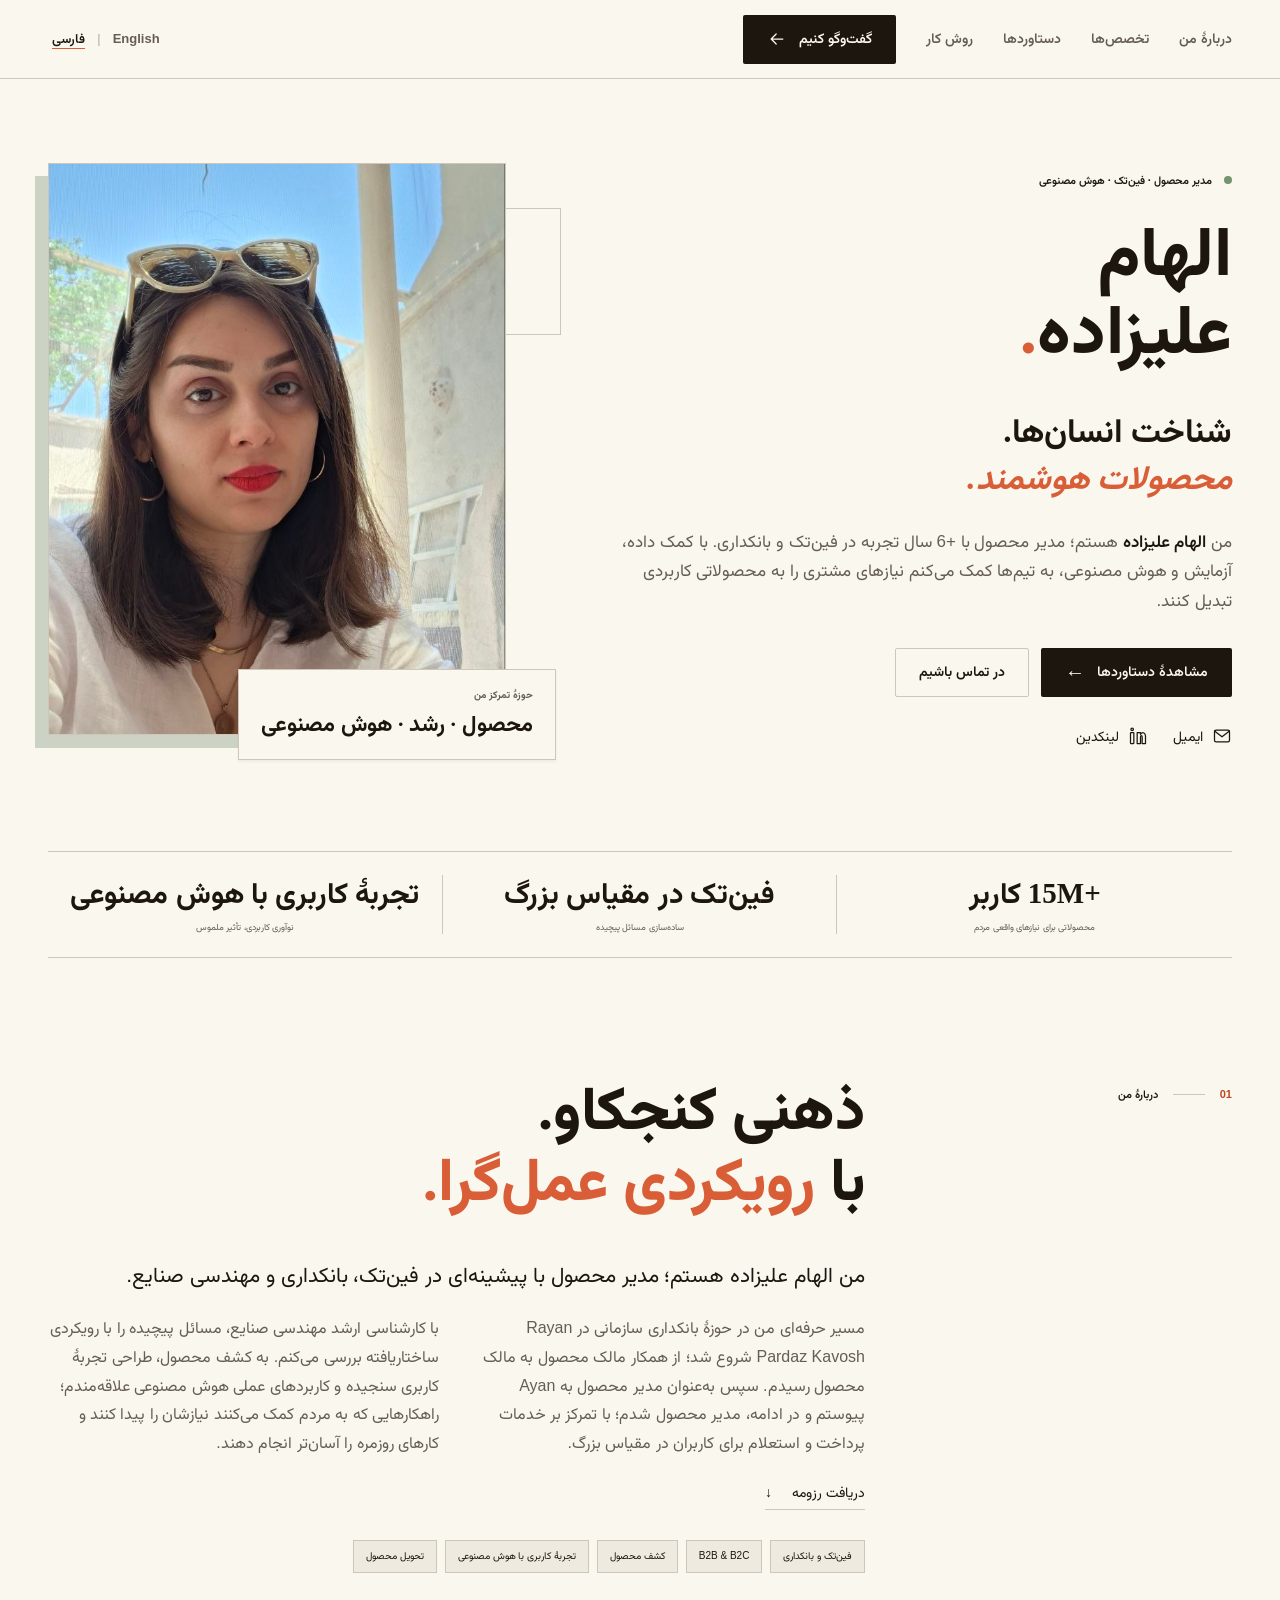
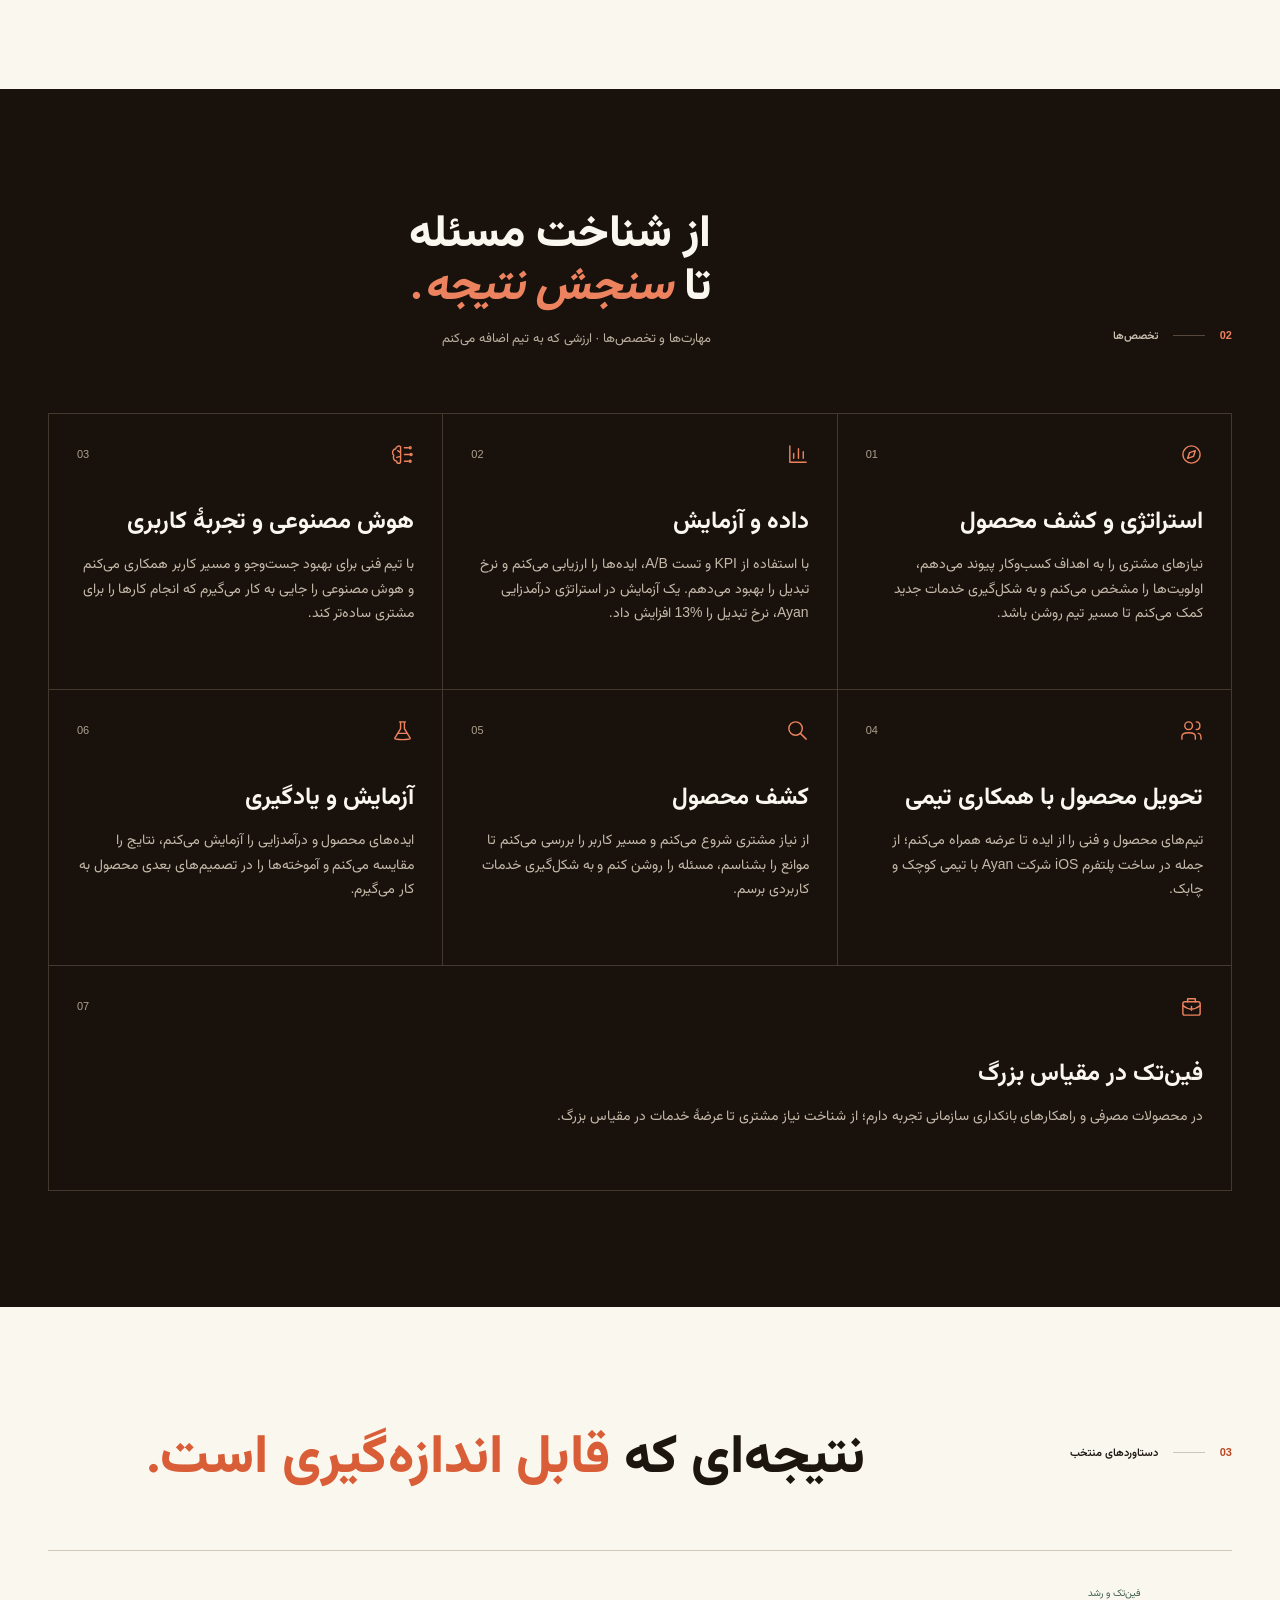
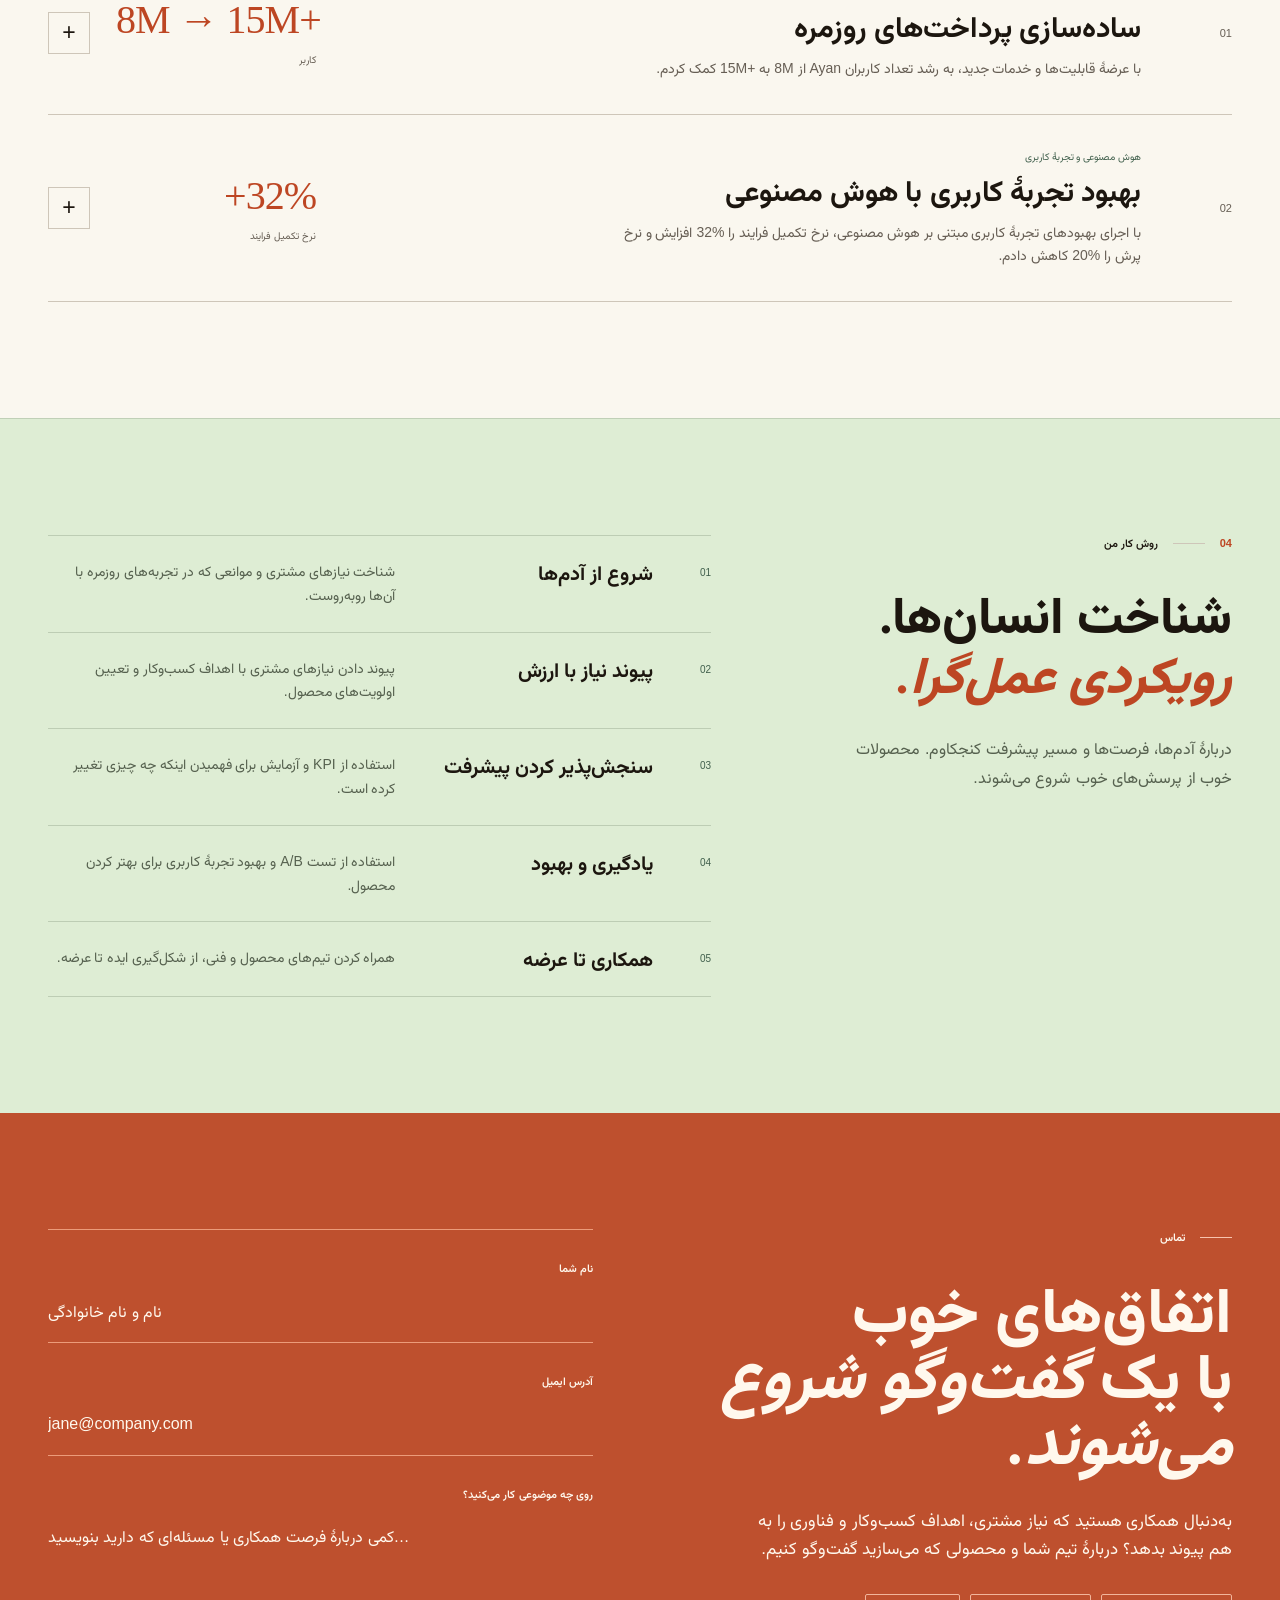
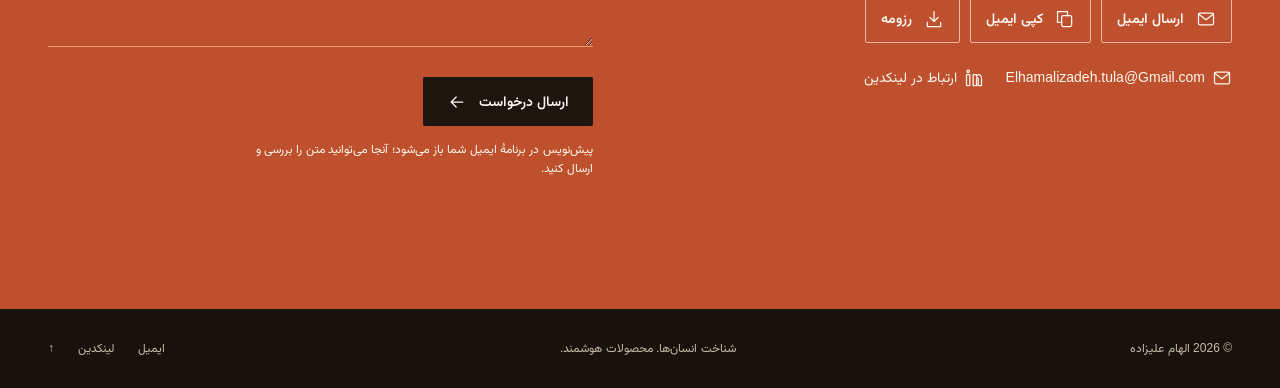
<file: index.html>
<!doctype html>
<html lang="fa" dir="rtl">
<head>
  <meta charset="UTF-8">
  <meta name="viewport" content="width=device-width, initial-scale=1">
  <meta name="theme-color" content="#faf7ef">
  <meta name="description" content="با الهام علیزاده، مدیر محصول با 6+ سال تجربه در فین‌تک و بانکداری، آشنا شوید؛ تخصص‌ها، دستاوردها و راه‌های همکاری.">
  <meta property="og:title" content="الهام علیزاده — شناخت انسان‌ها. محصولات هوشمند.">
  <meta property="og:description" content="مدیریت محصول، هوش مصنوعی و فین‌تک؛ آشنایی با الهام علیزاده و دستاوردهای منتخب او.">
  <meta property="og:type" content="website">
  <title>الهام علیزاده — مدیر محصول</title>
  <link rel="icon" href="favicon.svg" type="image/svg+xml">
  <link rel="stylesheet" href="styles.css?v=vazirmatn1">
  <script src="script.js?v=bilingual1" defer></script>
  <link rel="alternate" hreflang="fa" href="index.html">
  <link rel="alternate" hreflang="en" href="en.html">
  <link rel="alternate" hreflang="x-default" href="index.html">
  <script src="language-switch.js?v=1" defer></script>
  <link rel="stylesheet" href="metis-widget.css">
</head>
<body>
  <a class="skip-link" href="#main">رفتن به محتوای اصلی</a>
  <div class="page-shell">
    <header class="site-header"><div class="header-inner"><button class="menu-toggle" type="button" aria-expanded="false" aria-controls="main-nav" hidden>منو <span aria-hidden="true">☰</span></button><nav id="main-nav" aria-label="ناوبری اصلی"><a href="#about">دربارهٔ من</a><a href="#skills">تخصص‌ها</a><a href="#work">دستاوردها</a><a href="#approach">روش کار</a><a class="button button-primary" href="#connect">گفت‌وگو کنیم <svg class="icon" viewbox="0 0 24 24" fill="none" stroke="currentColor" stroke-width="1.5" stroke-linecap="round" stroke-linejoin="round" aria-hidden="true"><path d="M5 12h14m-6-6 6 6-6 6"/></svg></a></nav><div class="language-switch" role="group" aria-label="انتخاب زبان"><a href="index.html" lang="fa" hreflang="fa" aria-current="page">فارسی</a><span aria-hidden="true">|</span><a href="en.html" lang="en" hreflang="en">English</a></div></div></header>
    <main id="main"><section class="hero" id="home" aria-labelledby="hero-title">
        <div class="hero-copy">
          <div class="eyebrow-line"><p class="eyebrow"><span class="status-dot" aria-hidden="true"></span>مدیر محصول · فین‌تک · هوش مصنوعی</p></div>
          <h1 id="hero-title" dir="rtl">الهام<br>علیزاده<span class="accent">.</span></h1><p class="hero-statement">شناخت انسان‌ها.<br><em>محصولات هوشمند.</em></p>
          <p class="intro">من <strong>الهام علیزاده</strong> هستم؛ مدیر محصول با <bdi dir="ltr">6+</bdi> سال تجربه در فین‌تک و بانکداری. با کمک داده، آزمایش و هوش مصنوعی، به تیم‌ها کمک می‌کنم نیازهای مشتری را به محصولاتی کاربردی تبدیل کنند.</p>
          <div class="hero-actions"><a class="button button-primary" href="#work">مشاهدهٔ دستاوردها <span aria-hidden="true">→</span></a><a class="button button-outline" href="#connect">در تماس باشیم</a></div>
          <div class="quick-contact"><a href="mailto:Elhamalizadeh.tula@Gmail.com"><svg class="icon" viewbox="0 0 24 24" fill="none" stroke="currentColor" stroke-width="1.5" stroke-linecap="round" stroke-linejoin="round" aria-hidden="true"><rect x="3" y="5" width="18" height="14" rx="2"/><path d="m3 6 9 7 9-7"/></svg>ایمیل</a><a href="https://www.linkedin.com/in/elham-alizadeh-a45ab913a" target="_blank" rel="noopener noreferrer"><svg class="icon" viewbox="0 0 24 24" fill="none" stroke="currentColor" stroke-width="1.5" stroke-linecap="round" stroke-linejoin="round" aria-hidden="true"><rect x="3" y="8" width="4" height="13" rx=".5"/><circle cx="5" cy="4" r="1.5"/><path d="M11 21V8h4v2c3-4 6-1 6 2v9h-4v-8c0-2-2-2-2 0v8z"/></svg>لینکدین</a></div>
        </div>
        <figure class="portrait"><img src="elham-alizadeh.jpg" alt="تصویر الهام علیزاده در نور طبیعی، با آسمان آبی و دیوار کرم‌رنگ در پس‌زمینه" width="653" height="1280" fetchpriority="high"><figcaption><span>حوزهٔ تمرکز من</span>محصول · رشد · هوش مصنوعی</figcaption></figure>
        
      </section><section class="proof-strip" aria-label="تجربه در یک نگاه">
        <div><p class="proof-title"><bdi dir="ltr">15M+</bdi> کاربر</p><p class="small-label">محصولاتی برای نیازهای واقعی مردم</p></div>
        <div><p class="proof-title">فین‌تک در مقیاس بزرگ</p><p class="small-label">ساده‌سازی مسائل پیچیده</p></div>
        <div><p class="proof-title">تجربهٔ کاربری با هوش مصنوعی</p><p class="small-label">نوآوری کاربردی، تأثیر ملموس</p></div>
      </section><section class="about section" id="about" aria-labelledby="about-title"><p class="section-label"><span>01</span><i aria-hidden="true"></i>دربارهٔ من</p><div class="about-content"><h2 id="about-title">ذهنی کنجکاو.<br>با <span class="accent">رویکردی عمل‌گرا.</span></h2><div class="about-copy"><p class="large-copy">من الهام علیزاده هستم؛ مدیر محصول با پیشینه‌ای در فین‌تک، بانکداری و مهندسی صنایع.</p><p>مسیر حرفه‌ای من در حوزهٔ بانکداری سازمانی در <bdi dir="ltr">Rayan Pardaz Kavosh</bdi> شروع شد؛ از همکار مالک محصول به مالک محصول رسیدم. سپس به‌عنوان مدیر محصول به <bdi dir="ltr">Ayan</bdi> پیوستم و در ادامه، مدیر محصول شدم؛ با تمرکز بر خدمات پرداخت و استعلام برای کاربران در مقیاس بزرگ.</p><p>با کارشناسی ارشد مهندسی صنایع، مسائل پیچیده را با رویکردی ساختاریافته بررسی می‌کنم. به کشف محصول، طراحی تجربهٔ کاربری سنجیده و کاربردهای عملی هوش مصنوعی علاقه‌مندم؛ راهکارهایی که به مردم کمک می‌کنند نیازشان را پیدا کنند و کارهای روزمره را آسان‌تر انجام دهند.</p><a class="text-link" href="elham-alizadeh-resume.pdf" download>دریافت رزومه <span aria-hidden="true">↓</span></a></div><ul class="tags" aria-label="حوزه‌های تجربه"><li>فین‌تک و بانکداری</li><li><bdi dir="ltr">B2B &amp; B2C</bdi></li><li>کشف محصول</li><li>تجربهٔ کاربری با هوش مصنوعی</li><li>تحویل محصول</li></ul></div></section><section class="skills section" id="skills" aria-labelledby="skills-title"><div class="section-inner"><div class="section-heading"><p class="section-label"><span>02</span><i aria-hidden="true"></i>تخصص‌ها</p><div><h2 id="skills-title">از شناخت مسئله<br>تا <em>سنجش نتیجه.</em></h2><p class="section-intro">مهارت‌ها و تخصص‌ها · ارزشی که به تیم اضافه می‌کنم</p></div></div><div class="skills-grid"><article><div class="skill-top"><svg class="icon" viewbox="0 0 24 24" fill="none" stroke="currentColor" stroke-width="1.5" stroke-linecap="round" stroke-linejoin="round" aria-hidden="true"><circle cx="12" cy="12" r="9"/><path d="m16 8-2 6-6 2 2-6z"/></svg><span>01</span></div><h3>استراتژی و کشف محصول</h3><p>نیازهای مشتری را به اهداف کسب‌وکار پیوند می‌دهم، اولویت‌ها را مشخص می‌کنم و به شکل‌گیری خدمات جدید کمک می‌کنم تا مسیر تیم روشن باشد.</p></article><article><div class="skill-top"><svg class="icon" viewbox="0 0 24 24" fill="none" stroke="currentColor" stroke-width="1.5" stroke-linecap="round" stroke-linejoin="round" aria-hidden="true"><path d="M4 3v17h17M8 16v-5m5 5V6m5 10V9"/></svg><span>02</span></div><h3>داده و آزمایش</h3><p>با استفاده از <bdi dir="ltr">KPI</bdi> و تست <bdi dir="ltr">A/B</bdi>، ایده‌ها را ارزیابی می‌کنم و نرخ تبدیل را بهبود می‌دهم. یک آزمایش در استراتژی درآمدزایی <bdi dir="ltr">Ayan</bdi>، نرخ تبدیل را <bdi dir="ltr">13%</bdi> افزایش داد.</p></article><article><div class="skill-top"><svg class="icon" viewbox="0 0 24 24" fill="none" stroke="currentColor" stroke-width="1.5" stroke-linecap="round" stroke-linejoin="round" aria-hidden="true"><path d="M10 4a3 3 0 0 0-5 2 4 4 0 0 0-2 7 4 4 0 0 0 3 6c0 3 4 3 4 0V4Zm4 1h4m-4 7h6m-6 7h4M7 8l3 2M6 15l4-1"/><circle cx="20" cy="5" r="1"/><circle cx="21" cy="12" r="1"/><circle cx="20" cy="19" r="1"/></svg><span>03</span></div><h3>هوش مصنوعی و تجربهٔ کاربری</h3><p>با تیم فنی برای بهبود جست‌وجو و مسیر کاربر همکاری می‌کنم و هوش مصنوعی را جایی به کار می‌گیرم که انجام کارها را برای مشتری ساده‌تر کند.</p></article><article><div class="skill-top"><svg class="icon" viewbox="0 0 24 24" fill="none" stroke="currentColor" stroke-width="1.5" stroke-linecap="round" stroke-linejoin="round" aria-hidden="true"><circle cx="9" cy="7" r="4"/><path d="M2 21v-3c0-5 14-5 14 0v3M17 3c5 0 5 8 0 8m2 4c3 0 3 4 3 6"/></svg><span>04</span></div><h3>تحویل محصول با همکاری تیمی</h3><p>تیم‌های محصول و فنی را از ایده تا عرضه همراه می‌کنم؛ از جمله در ساخت پلتفرم <bdi dir="ltr">iOS</bdi> شرکت <bdi dir="ltr">Ayan</bdi> با تیمی کوچک و چابک.</p></article><article><div class="skill-top"><svg class="icon" viewbox="0 0 24 24" fill="none" stroke="currentColor" stroke-width="1.5" stroke-linecap="round" stroke-linejoin="round" aria-hidden="true"><circle cx="10" cy="10" r="7"/><path d="m15 15 6 6"/></svg><span>05</span></div><h3>کشف محصول</h3><p>از نیاز مشتری شروع می‌کنم و مسیر کاربر را بررسی می‌کنم تا موانع را بشناسم، مسئله را روشن کنم و به شکل‌گیری خدمات کاربردی برسم.</p></article><article><div class="skill-top"><svg class="icon" viewbox="0 0 24 24" fill="none" stroke="currentColor" stroke-width="1.5" stroke-linecap="round" stroke-linejoin="round" aria-hidden="true"><path d="M9 3h6m-5 0v7L4 20c-1 2 17 2 16 0l-6-10V3M8 15h8"/></svg><span>06</span></div><h3>آزمایش و یادگیری</h3><p>ایده‌های محصول و درآمدزایی را آزمایش می‌کنم، نتایج را مقایسه می‌کنم و آموخته‌ها را در تصمیم‌های بعدی محصول به کار می‌گیرم.</p></article><article><div class="skill-top"><svg class="icon" viewbox="0 0 24 24" fill="none" stroke="currentColor" stroke-width="1.5" stroke-linecap="round" stroke-linejoin="round" aria-hidden="true"><rect x="3" y="7" width="18" height="14" rx="2"/><path d="M8 7V4h8v3M3 11c6 5 12 5 18 0m-9 1v4"/></svg><span>07</span></div><h3>فین‌تک در مقیاس بزرگ</h3><p>در محصولات مصرفی و راهکارهای بانکداری سازمانی تجربه دارم؛ از شناخت نیاز مشتری تا عرضهٔ خدمات در مقیاس بزرگ.</p></article></div></div></section><section class="work section" id="work" aria-labelledby="work-title"><div class="section-heading"><p class="section-label"><span>03</span><i aria-hidden="true"></i>دستاوردهای منتخب</p><h2 id="work-title">نتیجه‌ای که <span class="accent">قابل اندازه‌گیری است.</span></h2></div><div class="project-grid"><article class="project"><details><summary><span class="project-number">01</span><span class="project-overview"><span class="project-category">فین‌تک و رشد</span><span class="project-title">ساده‌سازی پرداخت‌های روزمره</span><span class="project-description">با عرضهٔ قابلیت‌ها و خدمات جدید، به رشد تعداد کاربران <bdi dir="ltr">Ayan</bdi> از <bdi dir="ltr">8M</bdi> به <bdi dir="ltr">15M+</bdi> کمک کردم.</span></span><span class="project-metric"><strong><bdi dir="ltr">8M → 15M+</bdi></strong><span>کاربر</span></span><span class="expand-mark" aria-hidden="true">+</span></summary><div class="project-detail"><p>در <bdi dir="ltr">Ayan</bdi>، با عرضهٔ قابلیت‌ها و خدمات جدید به رشد تعداد کاربران از <bdi dir="ltr">8M</bdi> به بیش از <bdi dir="ltr">15M</bdi> کمک کردم. همچنین پلتفرم <bdi dir="ltr">iOS</bdi> را با تیم کوچکی از محصول و فنی راه‌اندازی کردم.</p><p><strong>تمرکز من:</strong> استراتژی محصول، کشف خدمات و تحویل محصول.</p><p class="result"><bdi dir="ltr">8M → 15M+</bdi> کاربر</p></div></details></article><article class="project"><details><summary><span class="project-number">02</span><span class="project-overview"><span class="project-category">هوش مصنوعی و تجربهٔ کاربری</span><span class="project-title">بهبود تجربهٔ کاربری با هوش مصنوعی</span><span class="project-description">با اجرای بهبودهای تجربهٔ کاربری مبتنی بر هوش مصنوعی، نرخ تکمیل فرایند را <bdi dir="ltr">32%</bdi> افزایش و نرخ پرش را <bdi dir="ltr">20%</bdi> کاهش دادم.</span></span><span class="project-metric"><strong>+32%</strong><span>نرخ تکمیل فرایند</span></span><span class="expand-mark" aria-hidden="true">+</span></summary><div class="project-detail"><p>در <bdi dir="ltr">Ayan</bdi>، بهبودهای تجربهٔ کاربری مبتنی بر هوش مصنوعی را اجرا کردم که نرخ پرش را <bdi dir="ltr">20%</bdi> کاهش و نرخ تکمیل فرایند را <bdi dir="ltr">32%</bdi> افزایش داد. همچنین با همکاری تیم فنی، دقت جست‌وجو را از <bdi dir="ltr">45%</bdi> به <bdi dir="ltr">83%</bdi> رساندیم.</p><p><strong>تمرکز من:</strong> تجربهٔ کاربری، آزمایش و همکاری با تیم فنی.</p><p class="result"><bdi dir="ltr">+32%</bdi> نرخ تکمیل فرایند</p></div></details></article></div></section><section class="approach section" id="approach" aria-labelledby="approach-title"><div class="section-inner approach-grid"><div><p class="section-label"><span>04</span><i aria-hidden="true"></i>روش کار من</p><h2 id="approach-title">شناخت انسان‌ها.<br><em>رویکردی عمل‌گرا.</em></h2><p class="approach-intro">دربارهٔ آدم‌ها، فرصت‌ها و مسیر پیشرفت کنجکاوم. محصولات خوب از پرسش‌های خوب شروع می‌شوند.</p></div><ol class="approach-list"><li><span>01</span><h3>شروع از آدم‌ها</h3><p>شناخت نیازهای مشتری و موانعی که در تجربه‌های روزمره با آن‌ها روبه‌روست.</p></li><li><span>02</span><h3>پیوند نیاز با ارزش</h3><p>پیوند دادن نیازهای مشتری با اهداف کسب‌وکار و تعیین اولویت‌های محصول.</p></li><li><span>03</span><h3>سنجش‌پذیر کردن پیشرفت</h3><p>استفاده از <bdi dir="ltr">KPI</bdi> و آزمایش برای فهمیدن اینکه چه چیزی تغییر کرده است.</p></li><li><span>04</span><h3>یادگیری و بهبود</h3><p>استفاده از تست <bdi dir="ltr">A/B</bdi> و بهبود تجربهٔ کاربری برای بهتر کردن محصول.</p></li><li><span>05</span><h3>همکاری تا عرضه</h3><p>همراه کردن تیم‌های محصول و فنی، از شکل‌گیری ایده تا عرضه.</p></li></ol></div></section><section class="contact section" id="connect" aria-labelledby="contact-title"><div class="section-inner contact-grid"><div class="contact-copy"><p class="section-label"><span></span><i aria-hidden="true"></i>تماس</p><h2 id="contact-title">اتفاق‌های خوب<br>با یک <em>گفت‌وگو شروع می‌شوند.</em></h2><p class="contact-intro">به‌دنبال همکاری هستید که نیاز مشتری، اهداف کسب‌وکار و فناوری را به هم پیوند بدهد؟ دربارهٔ تیم شما و محصولی که می‌سازید گفت‌وگو کنیم.</p><div class="contact-actions"><a class="button button-outline" href="mailto:Elhamalizadeh.tula@Gmail.com"><svg class="icon" viewbox="0 0 24 24" fill="none" stroke="currentColor" stroke-width="1.5" stroke-linecap="round" stroke-linejoin="round" aria-hidden="true"><rect x="3" y="5" width="18" height="14" rx="2"/><path d="m3 6 9 7 9-7"/></svg>ارسال ایمیل</a><button class="button button-outline" id="copy-email" type="button" hidden><svg class="icon" viewbox="0 0 24 24" fill="none" stroke="currentColor" stroke-width="1.5" stroke-linecap="round" stroke-linejoin="round" aria-hidden="true"><rect x="8" y="8" width="12" height="13" rx="2"/><path d="M15 8V3H3v13h5"/></svg><span>کپی ایمیل</span></button><a class="button button-outline" href="elham-alizadeh-resume.pdf" download><svg class="icon" viewbox="0 0 24 24" fill="none" stroke="currentColor" stroke-width="1.5" stroke-linecap="round" stroke-linejoin="round" aria-hidden="true"><path d="M12 3v12m-5-5 5 5 5-5M4 16v5h16v-5"/></svg>رزومه</a></div><div class="contact-links"><a href="mailto:Elhamalizadeh.tula@Gmail.com"><svg class="icon" viewBox="0 0 24 24" fill="none" stroke="currentColor" stroke-width="1.5" stroke-linecap="round" stroke-linejoin="round" aria-hidden="true"><rect x="3" y="5" width="18" height="14" rx="2"/><path d="m3 6 9 7 9-7"/></svg><bdi dir="ltr">Elhamalizadeh.tula@Gmail.com</bdi></a><a href="https://www.linkedin.com/in/elham-alizadeh-a45ab913a" target="_blank" rel="noopener noreferrer"><svg class="icon" viewbox="0 0 24 24" fill="none" stroke="currentColor" stroke-width="1.5" stroke-linecap="round" stroke-linejoin="round" aria-hidden="true"><rect x="3" y="8" width="4" height="13" rx=".5"/><circle cx="5" cy="4" r="1.5"/><path d="M11 21V8h4v2c3-4 6-1 6 2v9h-4v-8c0-2-2-2-2 0v8z"/></svg>ارتباط در لینکدین</a></div><p id="copy-status" role="status" class="copy-status"></p></div><form class="inquiry-form" id="inquiry-form" hidden><label for="inquiry-name">نام شما</label><input id="inquiry-name" name="name" autocomplete="name" placeholder="نام و نام خانوادگی" required maxlength="100" dir="auto"><label for="inquiry-email">آدرس ایمیل</label><input id="inquiry-email" name="email" type="email" autocomplete="email" placeholder="jane@company.com" required maxlength="254" dir="ltr"><label for="inquiry-message">روی چه موضوعی کار می‌کنید؟</label><textarea id="inquiry-message" name="message" placeholder="کمی دربارهٔ فرصت همکاری یا مسئله‌ای که دارید بنویسید…" required maxlength="3000" rows="4" dir="auto"></textarea><button class="button button-primary" type="submit">ارسال درخواست <svg class="icon" viewbox="0 0 24 24" fill="none" stroke="currentColor" stroke-width="1.5" stroke-linecap="round" stroke-linejoin="round" aria-hidden="true"><path d="M5 12h14m-6-6 6 6-6 6"/></svg></button><p class="form-note">پیش‌نویس در برنامهٔ ایمیل شما باز می‌شود؛ آنجا می‌توانید متن را بررسی و ارسال کنید.</p><p id="form-status" role="status"></p></form></div></section></main>
    <footer><div class="footer-inner"><span dir="rtl">© <span id="year">2026</span> الهام علیزاده</span><p>شناخت انسان‌ها. محصولات هوشمند.</p><div><a href="mailto:Elhamalizadeh.tula@Gmail.com">ایمیل</a><a href="https://www.linkedin.com/in/elham-alizadeh-a45ab913a" target="_blank" rel="noopener noreferrer">لینکدین</a><a href="#home" aria-label="بازگشت به بالای صفحه">↑</a></div></div></footer>
  </div>
<script 
  src="https://console.metisai.ir/chat-widget.js" 
  data-bot-id="50a76da4-3142-465e-a015-a0bdf165f91d"
  async>
</script>
</body>
</html>
</file>
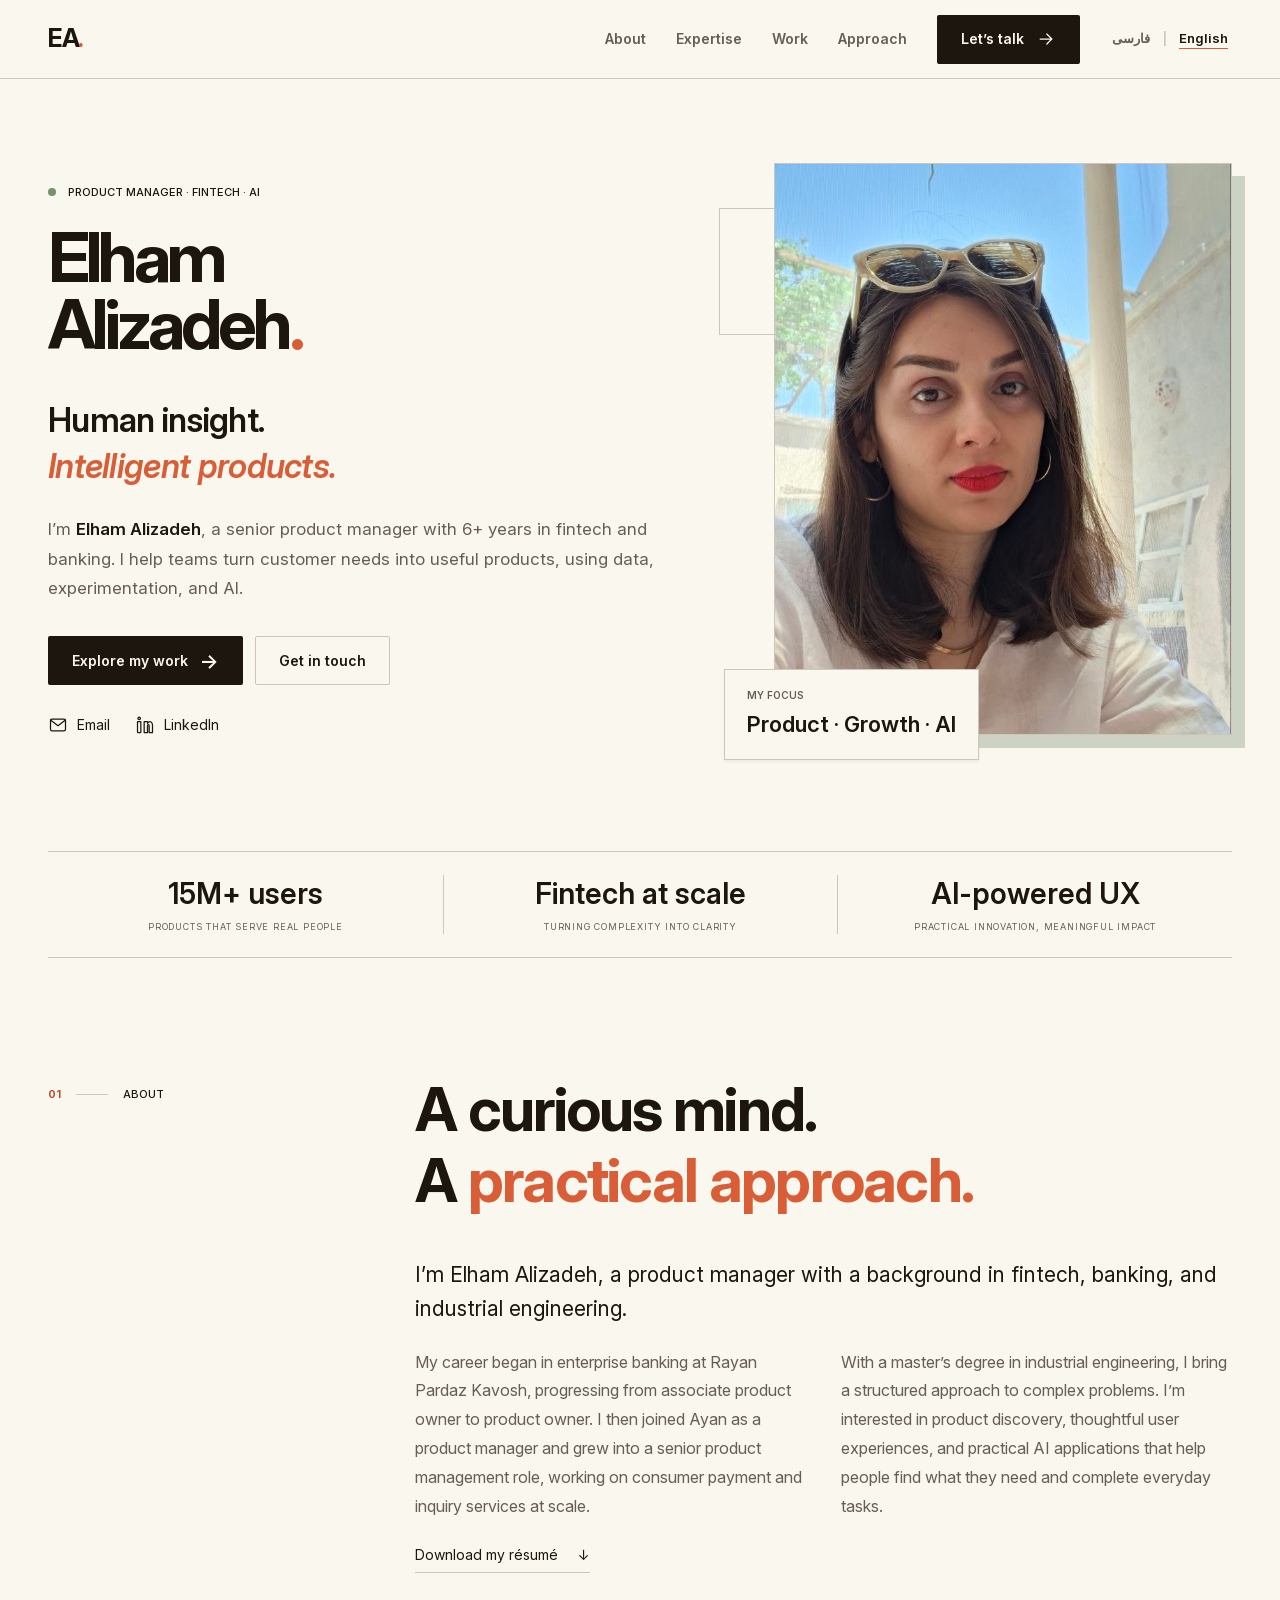
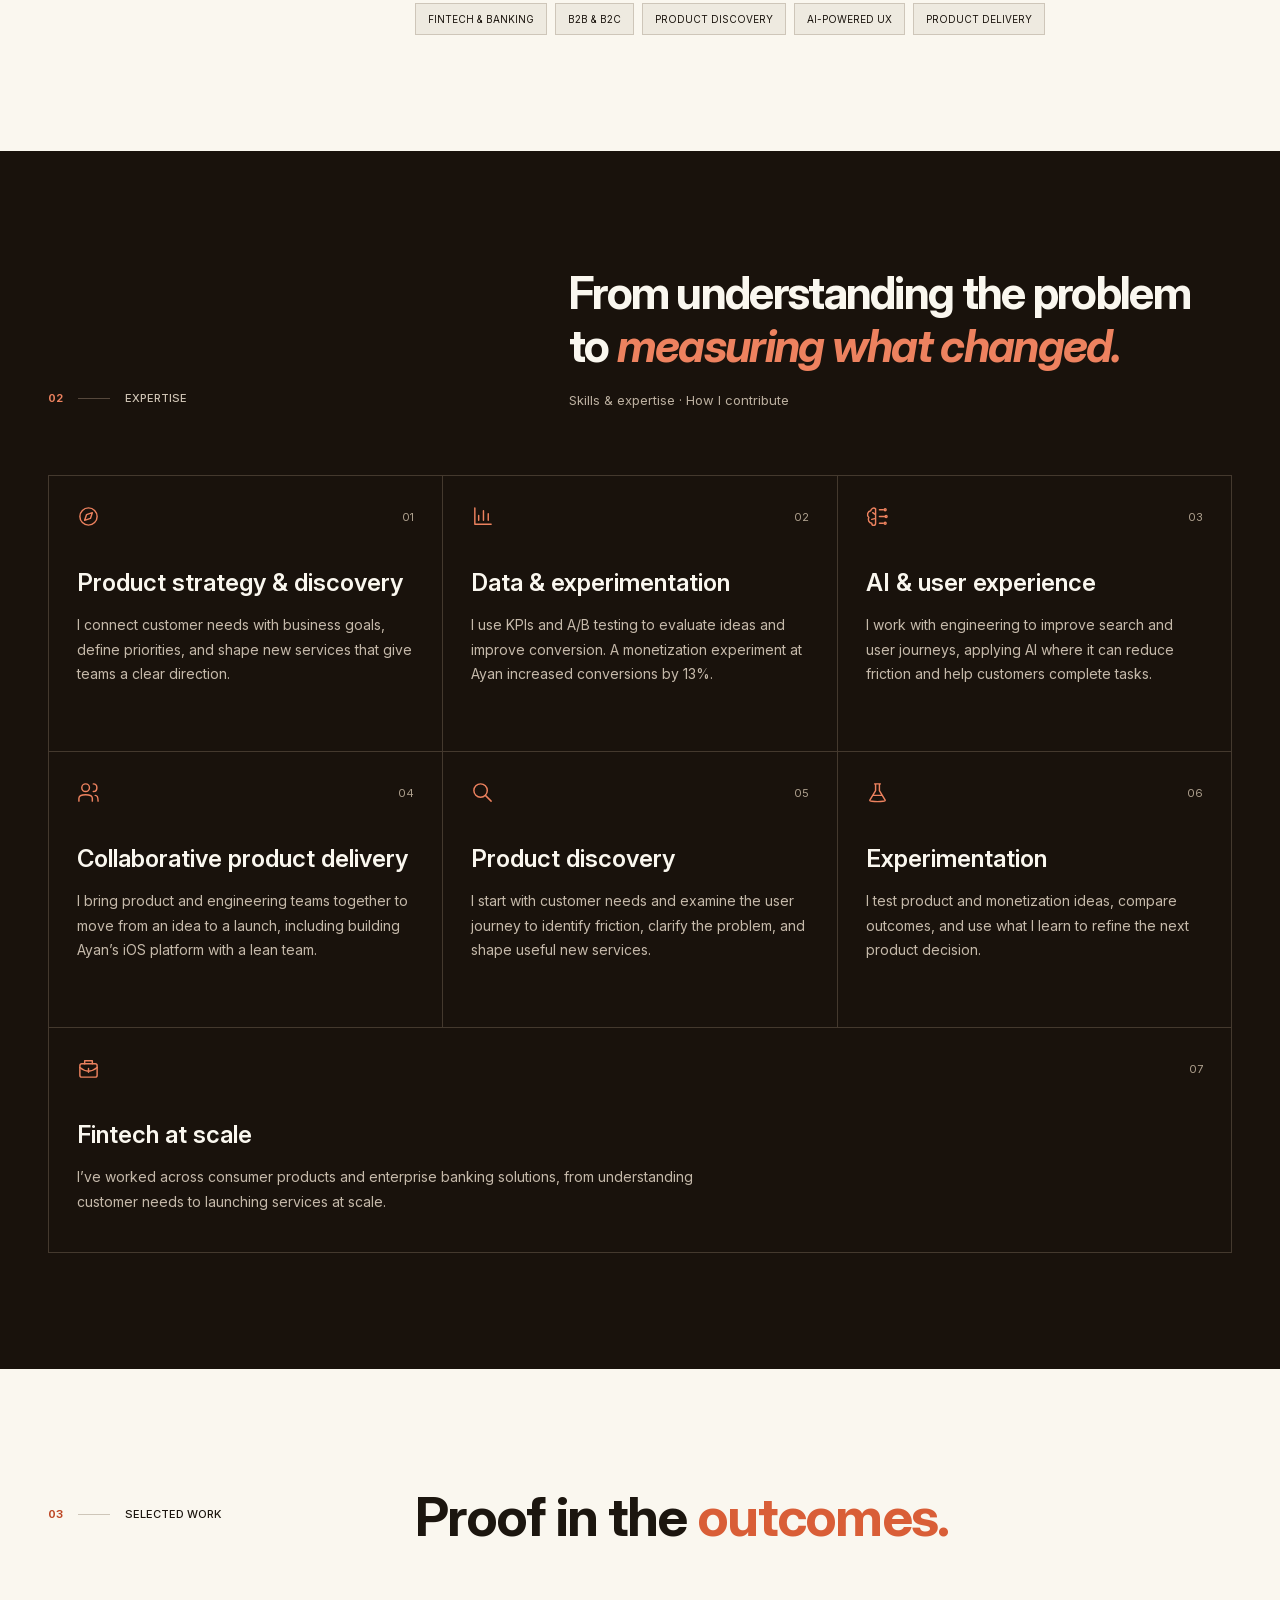
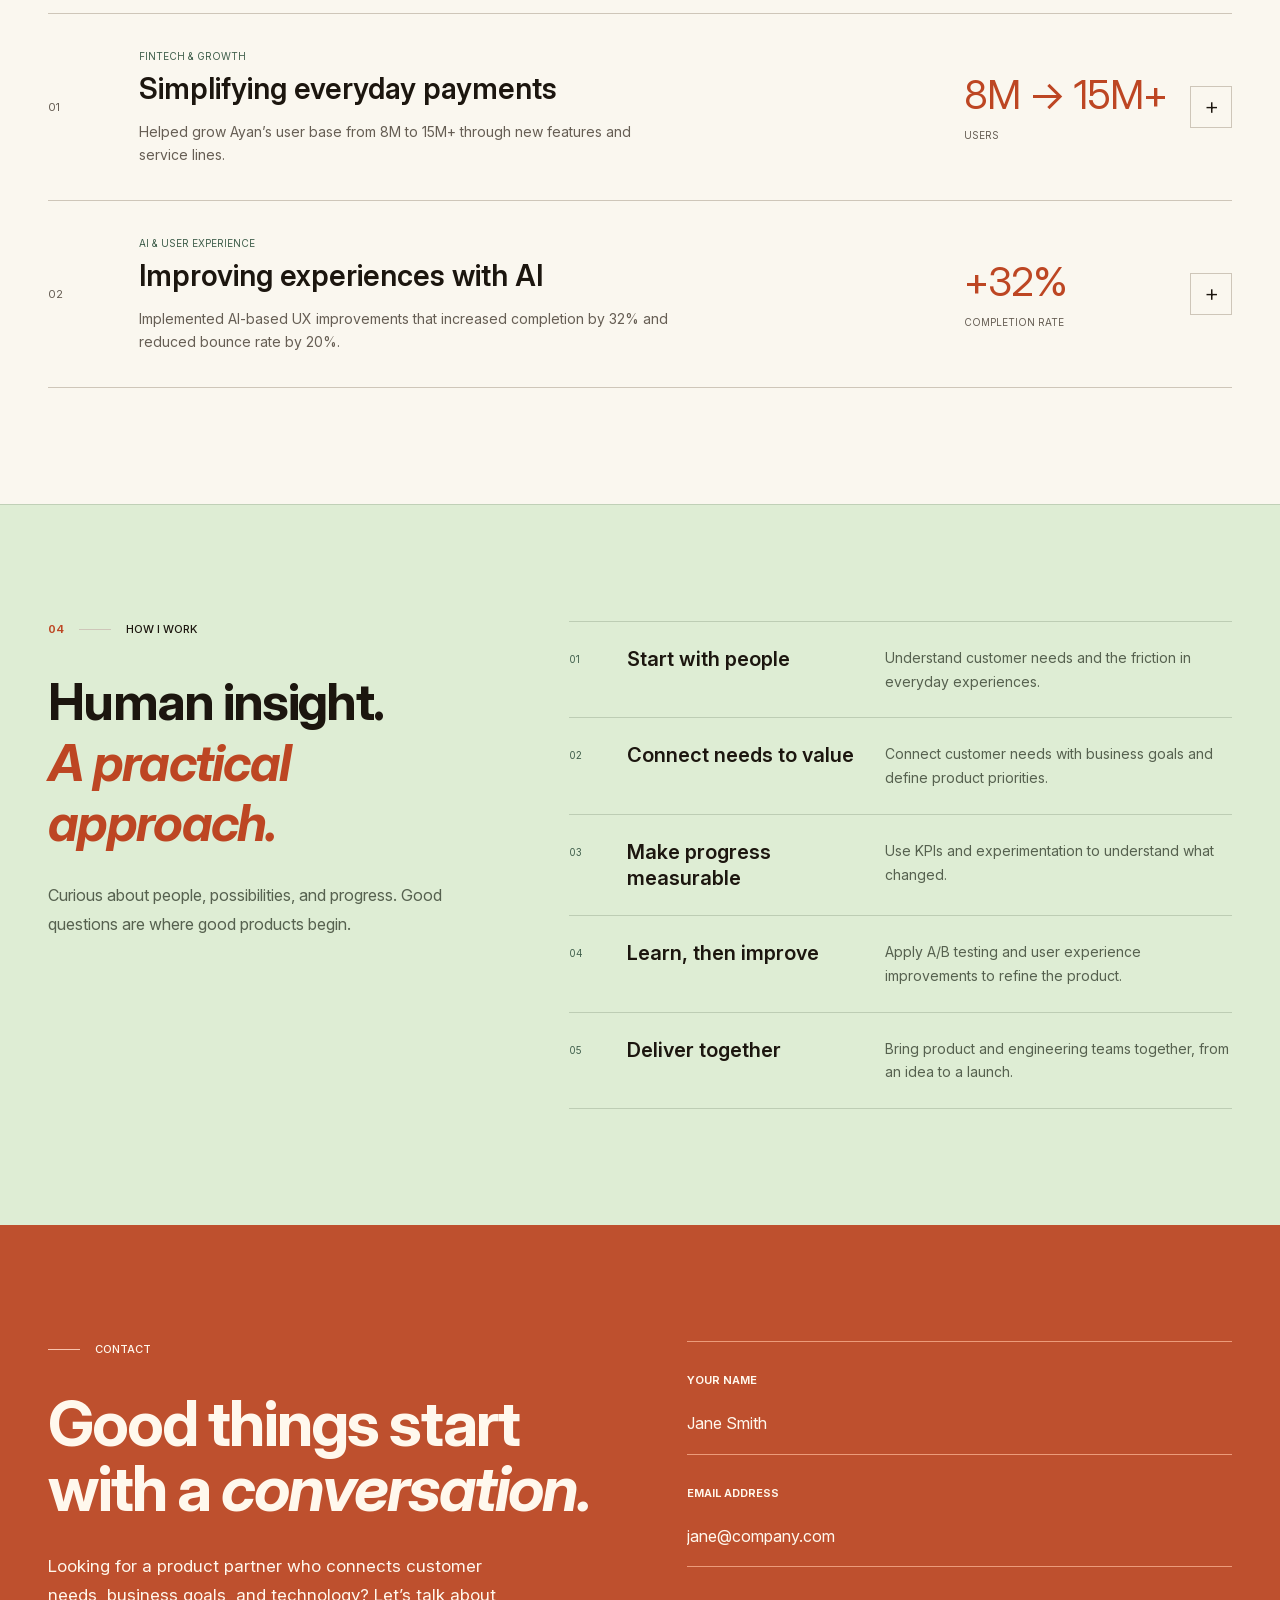
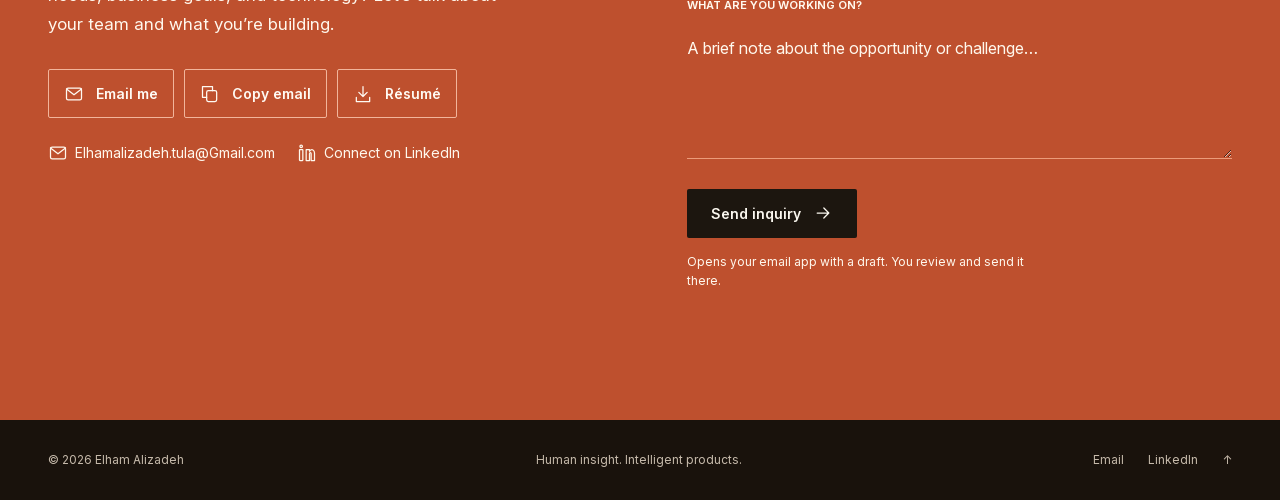
<file: en.html>
<!doctype html>
<html lang="en" dir="ltr">
<head>
  <meta charset="UTF-8">
  <meta name="viewport" content="width=device-width, initial-scale=1">
  <meta name="theme-color" content="#faf7ef">
  <meta name="description" content="Meet Elham Alizadeh, a senior product manager with 6+ years in fintech and banking. Explore her expertise, selected work, and ways to collaborate.">
  <meta property="og:title" content="Elham Alizadeh — Human insight. Intelligent products.">
  <meta property="og:description" content="Product management, AI, and fintech. Meet Elham and explore her selected work.">
  <meta property="og:type" content="website">
  <title>Elham Alizadeh — Product Manager</title>
  <link rel="icon" href="favicon.svg" type="image/svg+xml">
  <link rel="stylesheet" href="styles.css?v=bilingual1">
  <link rel="stylesheet" href="styles-en.css?v=inter1">
  <script src="script-en.js?v=bilingual1" defer></script>
  <link rel="alternate" hreflang="fa" href="index.html">
  <link rel="alternate" hreflang="en" href="en.html">
  <link rel="alternate" hreflang="x-default" href="index.html">
  <script src="language-switch.js?v=1" defer></script>
  <link rel="stylesheet" href="metis-widget.css">
</head>
<body>
  <a class="skip-link" href="#main">Skip to content</a>
  <div class="page-shell">
    <header class="site-header"><div class="header-inner"><a class="wordmark" href="#home" aria-label="Elham Alizadeh home">EA<span class="brand-dot">.</span></a><button class="menu-toggle" type="button" aria-expanded="false" aria-controls="main-nav" hidden>Menu <span aria-hidden="true">☰</span></button><nav id="main-nav" aria-label="Main navigation"><a href="#about">About</a><a href="#skills">Expertise</a><a href="#work">Work</a><a href="#approach">Approach</a><a class="button button-primary" href="#connect">Let’s talk <svg class="icon" viewBox="0 0 24 24" fill="none" stroke="currentColor" stroke-width="1.5" stroke-linecap="round" stroke-linejoin="round" aria-hidden="true"><path d="M5 12h14m-6-6 6 6-6 6"/></svg></a></nav><div class="language-switch" role="group" aria-label="Choose language"><a href="index.html" lang="fa" hreflang="fa">فارسی</a><span aria-hidden="true">|</span><a href="en.html" lang="en" hreflang="en" aria-current="page">English</a></div></div></header>
    <main id="main"><section class="hero" id="home" aria-labelledby="hero-title">
        <div class="hero-copy">
          <div class="eyebrow-line"><p class="eyebrow"><span class="status-dot" aria-hidden="true"></span>Product manager · Fintech · AI</p></div>
          <h1 id="hero-title">Elham<br>Alizadeh<span class="accent">.</span></h1><p class="hero-statement">Human insight.<br><em>Intelligent products.</em></p>
          <p class="intro">I’m <strong>Elham Alizadeh</strong>, a senior product manager with 6+ years in fintech and banking. I help teams turn customer needs into useful products, using data, experimentation, and AI.</p>
          <div class="hero-actions"><a class="button button-primary" href="#work">Explore my work <span aria-hidden="true">→</span></a><a class="button button-outline" href="#connect">Get in touch</a></div>
          <div class="quick-contact"><a href="mailto:Elhamalizadeh.tula@Gmail.com"><svg class="icon" viewBox="0 0 24 24" fill="none" stroke="currentColor" stroke-width="1.5" stroke-linecap="round" stroke-linejoin="round" aria-hidden="true"><rect x="3" y="5" width="18" height="14" rx="2"/><path d="m3 6 9 7 9-7"/></svg>Email</a><a href="https://www.linkedin.com/in/elham-alizadeh-a45ab913a" target="_blank" rel="noopener noreferrer"><svg class="icon" viewBox="0 0 24 24" fill="none" stroke="currentColor" stroke-width="1.5" stroke-linecap="round" stroke-linejoin="round" aria-hidden="true"><rect x="3" y="8" width="4" height="13" rx=".5"/><circle cx="5" cy="4" r="1.5"/><path d="M11 21V8h4v2c3-4 6-1 6 2v9h-4v-8c0-2-2-2-2 0v8z"/></svg>LinkedIn</a></div>
        </div>
        <figure class="portrait"><img src="elham-alizadeh.jpg" alt="Elham Alizadeh in natural daylight, with blue sky and a cream wall behind her" width="653" height="1280" fetchpriority="high"><figcaption><span>My focus</span>Product · Growth · AI</figcaption></figure>
        
      </section><section class="proof-strip" aria-label="Experience at a glance">
        <div><p class="proof-title">15M+ users</p><p class="small-label">Products that serve real people</p></div>
        <div><p class="proof-title">Fintech at scale</p><p class="small-label">Turning complexity into clarity</p></div>
        <div><p class="proof-title">AI-powered UX</p><p class="small-label">Practical innovation, meaningful impact</p></div>
      </section><section class="about section" id="about" aria-labelledby="about-title"><p class="section-label"><span>01</span><i aria-hidden="true"></i>About</p><div class="about-content"><h2 id="about-title">A curious mind.<br>A <span class="accent">practical approach.</span></h2><div class="about-copy"><p class="large-copy">I’m Elham Alizadeh, a product manager with a background in fintech, banking, and industrial engineering.</p><p>My career began in enterprise banking at Rayan Pardaz Kavosh, progressing from associate product owner to product owner. I then joined Ayan as a product manager and grew into a senior product management role, working on consumer payment and inquiry services at scale.</p><p>With a master’s degree in industrial engineering, I bring a structured approach to complex problems. I’m interested in product discovery, thoughtful user experiences, and practical AI applications that help people find what they need and complete everyday tasks.</p><a class="text-link" href="elham-alizadeh-resume.pdf" download>Download my résumé <span aria-hidden="true">↓</span></a></div><ul class="tags" aria-label="Areas of experience"><li>Fintech &amp; banking</li><li>B2B &amp; B2C</li><li>Product discovery</li><li>AI-powered UX</li><li>Product delivery</li></ul></div></section><section class="skills section" id="skills" aria-labelledby="skills-title"><div class="section-inner"><div class="section-heading"><p class="section-label"><span>02</span><i aria-hidden="true"></i>Expertise</p><div><h2 id="skills-title">From understanding the problem<br>to <em>measuring what changed.</em></h2><p class="section-intro">Skills &amp; expertise · How I contribute</p></div></div><div class="skills-grid"><article><div class="skill-top"><svg class="icon" viewBox="0 0 24 24" fill="none" stroke="currentColor" stroke-width="1.5" stroke-linecap="round" stroke-linejoin="round" aria-hidden="true"><circle cx="12" cy="12" r="9"/><path d="m16 8-2 6-6 2 2-6z"/></svg><span>01</span></div><h3>Product strategy &amp; discovery</h3><p>I connect customer needs with business goals, define priorities, and shape new services that give teams a clear direction.</p></article><article><div class="skill-top"><svg class="icon" viewBox="0 0 24 24" fill="none" stroke="currentColor" stroke-width="1.5" stroke-linecap="round" stroke-linejoin="round" aria-hidden="true"><path d="M4 3v17h17M8 16v-5m5 5V6m5 10V9"/></svg><span>02</span></div><h3>Data &amp; experimentation</h3><p>I use KPIs and A/B testing to evaluate ideas and improve conversion. A monetization experiment at Ayan increased conversions by 13%.</p></article><article><div class="skill-top"><svg class="icon" viewBox="0 0 24 24" fill="none" stroke="currentColor" stroke-width="1.5" stroke-linecap="round" stroke-linejoin="round" aria-hidden="true"><path d="M10 4a3 3 0 0 0-5 2 4 4 0 0 0-2 7 4 4 0 0 0 3 6c0 3 4 3 4 0V4Zm4 1h4m-4 7h6m-6 7h4M7 8l3 2M6 15l4-1"/><circle cx="20" cy="5" r="1"/><circle cx="21" cy="12" r="1"/><circle cx="20" cy="19" r="1"/></svg><span>03</span></div><h3>AI &amp; user experience</h3><p>I work with engineering to improve search and user journeys, applying AI where it can reduce friction and help customers complete tasks.</p></article><article><div class="skill-top"><svg class="icon" viewBox="0 0 24 24" fill="none" stroke="currentColor" stroke-width="1.5" stroke-linecap="round" stroke-linejoin="round" aria-hidden="true"><circle cx="9" cy="7" r="4"/><path d="M2 21v-3c0-5 14-5 14 0v3M17 3c5 0 5 8 0 8m2 4c3 0 3 4 3 6"/></svg><span>04</span></div><h3>Collaborative product delivery</h3><p>I bring product and engineering teams together to move from an idea to a launch, including building Ayan’s iOS platform with a lean team.</p></article><article><div class="skill-top"><svg class="icon" viewBox="0 0 24 24" fill="none" stroke="currentColor" stroke-width="1.5" stroke-linecap="round" stroke-linejoin="round" aria-hidden="true"><circle cx="10" cy="10" r="7"/><path d="m15 15 6 6"/></svg><span>05</span></div><h3>Product discovery</h3><p>I start with customer needs and examine the user journey to identify friction, clarify the problem, and shape useful new services.</p></article><article><div class="skill-top"><svg class="icon" viewBox="0 0 24 24" fill="none" stroke="currentColor" stroke-width="1.5" stroke-linecap="round" stroke-linejoin="round" aria-hidden="true"><path d="M9 3h6m-5 0v7L4 20c-1 2 17 2 16 0l-6-10V3M8 15h8"/></svg><span>06</span></div><h3>Experimentation</h3><p>I test product and monetization ideas, compare outcomes, and use what I learn to refine the next product decision.</p></article><article><div class="skill-top"><svg class="icon" viewBox="0 0 24 24" fill="none" stroke="currentColor" stroke-width="1.5" stroke-linecap="round" stroke-linejoin="round" aria-hidden="true"><rect x="3" y="7" width="18" height="14" rx="2"/><path d="M8 7V4h8v3M3 11c6 5 12 5 18 0m-9 1v4"/></svg><span>07</span></div><h3>Fintech at scale</h3><p>I’ve worked across consumer products and enterprise banking solutions, from understanding customer needs to launching services at scale.</p></article></div></div></section><section class="work section" id="work" aria-labelledby="work-title"><div class="section-heading"><p class="section-label"><span>03</span><i aria-hidden="true"></i>Selected work</p><h2 id="work-title">Proof in the <span class="accent">outcomes.</span></h2></div><div class="project-grid"><article class="project"><details><summary><span class="project-number">01</span><span class="project-overview"><span class="project-category">Fintech & growth</span><span class="project-title">Simplifying everyday payments</span><span class="project-description">Helped grow Ayan’s user base from 8M to 15M+ through new features and service lines.</span></span><span class="project-metric"><strong>8M → 15M+</strong><span>users</span></span><span class="expand-mark" aria-hidden="true">+</span></summary><div class="project-detail"><p>At Ayan, I helped grow the user base from 8M to more than 15M through new features and service lines, and launched an iOS platform with a lean product and engineering team.</p><p><strong>My focus:</strong> product strategy, service discovery, and delivery.</p><p class="result">8M → 15M+ users</p></div></details></article><article class="project"><details><summary><span class="project-number">02</span><span class="project-overview"><span class="project-category">AI & user experience</span><span class="project-title">Improving experiences with AI</span><span class="project-description">Implemented AI-based UX improvements that increased completion by 32% and reduced bounce rate by 20%.</span></span><span class="project-metric"><strong>+32%</strong><span>completion rate</span></span><span class="expand-mark" aria-hidden="true">+</span></summary><div class="project-detail"><p>At Ayan, I implemented AI-based UX enhancements that reduced bounce rate by 20% and increased completion rate by 32%. I also collaborated with engineering to improve search accuracy from 45% to 83%.</p><p><strong>My focus:</strong> user experience, experimentation, and collaboration with engineering.</p><p class="result">+32% completion rate</p></div></details></article></div></section><section class="approach section" id="approach" aria-labelledby="approach-title"><div class="section-inner approach-grid"><div><p class="section-label"><span>04</span><i aria-hidden="true"></i>How I work</p><h2 id="approach-title">Human insight.<br><em>A practical approach.</em></h2><p class="approach-intro">Curious about people, possibilities, and progress. Good questions are where good products begin.</p></div><ol class="approach-list"><li><span>01</span><h3>Start with people</h3><p>Understand customer needs and the friction in everyday experiences.</p></li><li><span>02</span><h3>Connect needs to value</h3><p>Connect customer needs with business goals and define product priorities.</p></li><li><span>03</span><h3>Make progress measurable</h3><p>Use KPIs and experimentation to understand what changed.</p></li><li><span>04</span><h3>Learn, then improve</h3><p>Apply A/B testing and user experience improvements to refine the product.</p></li><li><span>05</span><h3>Deliver together</h3><p>Bring product and engineering teams together, from an idea to a launch.</p></li></ol></div></section><section class="contact section" id="connect" aria-labelledby="contact-title"><div class="section-inner contact-grid"><div class="contact-copy"><p class="section-label"><span></span><i aria-hidden="true"></i>Contact</p><h2 id="contact-title">Good things start<br>with a <em>conversation.</em></h2><p class="contact-intro">Looking for a product partner who connects customer needs, business goals, and technology? Let’s talk about your team and what you’re building.</p><div class="contact-actions"><a class="button button-outline" href="mailto:Elhamalizadeh.tula@Gmail.com"><svg class="icon" viewBox="0 0 24 24" fill="none" stroke="currentColor" stroke-width="1.5" stroke-linecap="round" stroke-linejoin="round" aria-hidden="true"><rect x="3" y="5" width="18" height="14" rx="2"/><path d="m3 6 9 7 9-7"/></svg>Email me</a><button class="button button-outline" id="copy-email" type="button" hidden><svg class="icon" viewBox="0 0 24 24" fill="none" stroke="currentColor" stroke-width="1.5" stroke-linecap="round" stroke-linejoin="round" aria-hidden="true"><rect x="8" y="8" width="12" height="13" rx="2"/><path d="M15 8V3H3v13h5"/></svg><span>Copy email</span></button><a class="button button-outline" href="elham-alizadeh-resume.pdf" download><svg class="icon" viewBox="0 0 24 24" fill="none" stroke="currentColor" stroke-width="1.5" stroke-linecap="round" stroke-linejoin="round" aria-hidden="true"><path d="M12 3v12m-5-5 5 5 5-5M4 16v5h16v-5"/></svg>Résumé</a></div><div class="contact-links"><a href="mailto:Elhamalizadeh.tula@Gmail.com"><svg class="icon" viewBox="0 0 24 24" fill="none" stroke="currentColor" stroke-width="1.5" stroke-linecap="round" stroke-linejoin="round" aria-hidden="true"><rect x="3" y="5" width="18" height="14" rx="2"/><path d="m3 6 9 7 9-7"/></svg>Elhamalizadeh.tula@Gmail.com</a><a href="https://www.linkedin.com/in/elham-alizadeh-a45ab913a" target="_blank" rel="noopener noreferrer"><svg class="icon" viewBox="0 0 24 24" fill="none" stroke="currentColor" stroke-width="1.5" stroke-linecap="round" stroke-linejoin="round" aria-hidden="true"><rect x="3" y="8" width="4" height="13" rx=".5"/><circle cx="5" cy="4" r="1.5"/><path d="M11 21V8h4v2c3-4 6-1 6 2v9h-4v-8c0-2-2-2-2 0v8z"/></svg>Connect on LinkedIn</a></div><p id="copy-status" role="status" class="copy-status"></p></div><form class="inquiry-form" id="inquiry-form" hidden><label for="inquiry-name">Your name</label><input id="inquiry-name" name="name" autocomplete="name" placeholder="Jane Smith" required maxlength="100"><label for="inquiry-email">Email address</label><input id="inquiry-email" name="email" type="email" autocomplete="email" placeholder="jane@company.com" required maxlength="254"><label for="inquiry-message">What are you working on?</label><textarea id="inquiry-message" name="message" placeholder="A brief note about the opportunity or challenge…" required maxlength="3000" rows="4"></textarea><button class="button button-primary" type="submit">Send inquiry <svg class="icon" viewBox="0 0 24 24" fill="none" stroke="currentColor" stroke-width="1.5" stroke-linecap="round" stroke-linejoin="round" aria-hidden="true"><path d="M5 12h14m-6-6 6 6-6 6"/></svg></button><p class="form-note">Opens your email app with a draft. You review and send it there.</p><p id="form-status" role="status"></p></form></div></section></main>
    <footer><div class="footer-inner"><span>© <span id="year">2026</span> Elham Alizadeh</span><p>Human insight. Intelligent products.</p><div><a href="mailto:Elhamalizadeh.tula@Gmail.com">Email</a><a href="https://www.linkedin.com/in/elham-alizadeh-a45ab913a" target="_blank" rel="noopener noreferrer">LinkedIn</a><a href="#home" aria-label="Back to top">↑</a></div></div></footer>
  </div>
<script 
  src="https://console.metisai.ir/chat-widget.js" 
  data-bot-id="50a76da4-3142-465e-a015-a0bdf165f91d"
  async>
</script>
</body>
</html>
</file>
<file: styles.css>
/* Elham Alizadeh — reference refinement. Plain CSS, no runtime dependencies. */
:root {
  --paper: #faf7ef;
  --ink: #1c160f;
  --muted: #665e54;
  --line: #cec6b9;
  --accent: #d95e37;
  --accent-text: #bd4623;
  --sage: #deedd4;
  --dark: #19120c;
  --serif: Georgia, "Times New Roman", serif;
  --sans: "Segoe UI", Arial, sans-serif;
  --container: 1200px;
}
* { box-sizing: border-box; }
html { scroll-behavior: smooth; scroll-padding-top: 105px; }
body { margin: 0; color: var(--ink); background: var(--paper); font-family: var(--sans); font-size: 16px; line-height: 1.65; -webkit-font-smoothing: antialiased; }
h1,h2,h3,p,figure { margin: 0; }
a { color: inherit; text-decoration: none; }
button,input,textarea { font: inherit; }
button,a,summary { -webkit-tap-highlight-color: transparent; }
button { cursor: pointer; }
button:disabled { cursor: wait; }
button[hidden], [hidden] { display: none !important; }
img { display: block; width: 100%; }
a:focus-visible,button:focus-visible,summary:focus-visible,input:focus-visible,textarea:focus-visible { outline: 3px solid #426644; outline-offset: 6px; }
::selection { background: #e5c4aa; color: var(--ink); }
.icon { width: 20px; height: 20px; flex: 0 0 auto; vertical-align: middle; }
.accent,em { color: var(--accent); }
em { font-weight: inherit; }
.skip-link { position: fixed; top: -80px; left: 20px; z-index: 100; padding: 12px 20px; color: white; background: var(--ink); }
.skip-link:focus { top: 10px; }
.hero,.proof-strip,.about,.work,.section-inner,.header-inner,.footer-inner { width: min(var(--container),calc(100% - 96px)); margin-inline: auto; }
.section { padding-block: 116px; scroll-margin-top: 0; }
.section-label { display: flex; gap: 15px; align-items: center; text-transform: uppercase; font-size: 11px; font-weight: 500; line-height: 1.5; white-space: nowrap; }
.section-label>span { color: var(--accent-text); font-family: var(--sans); font-weight: 650; }
.section-label>span:empty { display: none; }
.section-label i { width: 32px; height: 1px; background: var(--line); }
h2 { font-family: var(--serif); font-size: clamp(38px,4.2vw,60px); line-height: 1.18; font-weight: 400; letter-spacing: -1.7px; }
h3 { font-family: var(--serif); font-weight: 400; line-height: 1.3; }
.button { display: inline-flex; align-items: center; justify-content: center; gap: 12px; min-height: 49px; padding: 12px 23px; border: 1px solid transparent; border-radius: 2px; font-size: 14px; font-weight: 600; line-height: 1.4; transition: background .18s ease,color .18s ease,border-color .18s ease,transform .18s ease; }
.button-primary { background: var(--ink); color: var(--paper); }
.button-primary:hover { background: #393025; transform: translateY(-2px); }
.button-outline { background: transparent; border-color: var(--line); font-weight: 500; }
.button-outline:hover { background: var(--ink); border-color: var(--ink); color: var(--paper); }
.button>span[aria-hidden] { font-size: 20px; line-height: 1; }
.text-link { display: inline-flex; align-items: center; gap: 20px; padding-bottom: 4px; border-bottom: 1px solid var(--line); }
.text-link:hover { color: var(--accent-text); border-color: currentColor; }
/* Persistent, understated navigation. */
.site-header { position: sticky; top: 0; z-index: 20; background: rgb(250 247 239 / 96%); border-bottom: 1px solid var(--line); backdrop-filter: blur(12px); }
.header-inner { display: flex; justify-content: space-between; align-items: center; min-height: 78px; gap: 28px; }
.wordmark { font-family: var(--serif); font-size: 25px; font-weight: 700; letter-spacing: -1.5px; }
.brand-dot { color: var(--accent); }
nav { display: flex; align-items: center; gap: 30px; }
nav>a:not(.button) { color: var(--muted); font-size: 14px; position: relative; padding-block: 9px; }
nav>a:not(.button)::after { content: ""; position: absolute; bottom: 3px; left: 0; width: 100%; height: 1px; background: var(--accent); transform: scaleX(0); transform-origin: left; transition: transform .2s; }
nav>a:hover::after,nav>a[aria-current="location"]::after { transform: scaleX(1); }
nav>a[aria-current="location"] { color: var(--ink); }
.menu-toggle { display: none; background: transparent; border: 1px solid var(--line); padding: 8px 12px; color: var(--ink); }
/* Hero retains the real photo and professional introduction. */
.hero { display: grid; grid-template-columns: minmax(0,1.38fr) minmax(0,1fr); gap: 95px; align-items: center; padding-block: 84px 94px; }
.eyebrow { font-size: 11px; font-weight: 500; line-height: 1.5; text-transform: uppercase; display: flex; align-items: center; gap: 12px; }
.status-dot { display: inline-block; width: 8px; height: 8px; border-radius: 50%; background: #74936f; flex: 0 0 auto; }
h1 { font-family: var(--serif); font-size: clamp(51.2px,5.36vw,80.8px); line-height: .98; letter-spacing: -4px; font-weight: 500; margin-top: 24px; }
.hero-statement { font-family: var(--serif); font-size: clamp(26px,2.6vw,37px); line-height: 1.4; margin-top: 38px; letter-spacing: -.7px; }
.intro { margin-top: 25px; font-size: 17px; line-height: 1.75; color: var(--muted); max-width: 610px; }
.intro strong { color: var(--ink); font-weight: 600; }
.hero-actions { display: flex; flex-wrap: wrap; gap: 12px; margin-top: 32px; }
.quick-contact { display: flex; gap: 25px; margin-top: 28px; font-size: 14px; }
.quick-contact a { display: inline-flex; gap: 9px; align-items: center; }
.quick-contact a:hover { color: var(--accent-text); }
.portrait { position: relative; isolation: isolate; margin-bottom: 22px; }
.portrait::before { content: ""; position: absolute; inset: 13px -13px -13px 13px; z-index: -1; background: #cdd3c4; }
.portrait::after { content: ""; position: absolute; width: 125px; height: 125px; left: -55px; top: 45px; border: 1px solid var(--line); z-index: -2; }
.portrait img { height: auto; aspect-ratio: 4/5; object-fit: cover; object-position: 50% 34%; border: 1px solid var(--line); }
.portrait figcaption { position: absolute; left: -50px; bottom: -25px; min-width: 235px; padding: 17px 22px; background: var(--paper); border: 1px solid var(--line); box-shadow: 0 2px 3px #1c160f0d; font-family: var(--serif); font-size: 22px; }
.portrait figcaption>span { display: block; font-family: var(--sans); text-transform: uppercase; font-size: 10px; color: var(--muted); margin-bottom: 2px; }
.proof-strip { border-block: 1px solid var(--line); display: grid; grid-template-columns: repeat(3,minmax(0,1fr)); padding: 23px 0; }
.proof-strip>div { padding: 0 20px; text-align: center; }
.proof-strip>div+div { border-left: 1px solid var(--line); }
.proof-title { font-family: var(--serif); font-size: 29px; line-height: 1.3; }
.small-label { font-size: 9px; color: var(--muted); text-transform: uppercase; letter-spacing: .8px; margin-top: 7px; }
/* Numbered, editorial About layout. */
.about { display: grid; grid-template-columns: 27% minmax(0,1fr); gap: 4%; }
.about>.section-label { align-self: start; padding-top: 12px; }
.about h2 { font-size: clamp(40px,4.7vw,68px); margin-bottom: 42px; }
.about-copy { display: grid; grid-template-columns: 1fr 1fr; column-gap: 35px; row-gap: 22px; color: var(--muted); font-size: 16px; line-height: 1.8; }
.about-copy .large-copy { grid-column: 1/-1; color: var(--ink); font-size: 21px; line-height: 1.6; }
.about-copy .text-link { grid-column: 1/-1; justify-self: start; font-size: 14px; color: var(--ink); }
.tags { list-style: none; display: flex; flex-wrap: wrap; gap: 8px; padding: 0; margin: 30px 0 0; }
.tags li { font-size: 10px; text-transform: uppercase; border: 1px solid var(--line); background: #eeeae0; padding: 7px 12px; }
.section-heading { display: grid; grid-template-columns: 40% minmax(0,1fr); gap: 4%; margin-bottom: 64px; align-items: end; }
.section-heading .section-label { padding-bottom: 5px; }
/* Full-bleed expertise panel and fine-border card grid. */
.skills { background: var(--dark); color: var(--paper); }
.skills .section-label { color: #cdc2b3; }
.skills .section-label>span { color: #ed825f; }
.skills .section-label i { background: #56483c; }
.skills em { color: #ed825f; }
.skills h2 { font-size: clamp(35px,3.5vw,52px); }
.section-intro { margin-top: 17px; font-size: 13px; color: #bcb0a0; }
.skills-grid { display: grid; grid-template-columns: repeat(3,minmax(0,1fr)); border-top: 1px solid #44392e; border-left: 1px solid #44392e; }
.skills-grid article { padding: 29px 28px 38px; border-right: 1px solid #44392e; border-bottom: 1px solid #44392e; min-height: 276px; transition: background .2s; }
.skills-grid article:hover { background: #241b12; }
.skills-grid article:last-child { grid-column: 1/-1; min-height: 225px; }
.skills-grid article:last-child p { max-width: 660px; }
.skill-top { display: flex; justify-content: space-between; align-items: center; margin-bottom: 39px; }
.skill-top .icon { color: #ed825f; width: 23px; height: 23px; }
.skill-top>span { color: #aea08e; font-size: 11px; }
.skills-grid h3 { font-size: 24px; margin-bottom: 15px; }
.skills-grid p { color: #c5b9aa; line-height: 1.75; font-size: 14px; }
/* Preserve native project disclosures, styled as outcome-led rows. */
.work .section-heading { grid-template-columns: 27% 1fr; align-items: center; }
.project-grid { border-top: 1px solid var(--line); }
.project { border-bottom: 1px solid var(--line); }
.project summary { list-style: none; cursor: pointer; display: grid; grid-template-columns: 65px minmax(0,1fr) 200px 42px; gap: 26px; align-items: center; padding: 34px 0; }
.project summary::-webkit-details-marker { display: none; }
.project summary:hover .project-title { color: var(--accent-text); }
.project-number { font-size: 11px; color: var(--muted); }
.project-category { display: block; color: #41604d; text-transform: uppercase; font-size: 10px; margin-bottom: 7px; }
.project-title { display: block; font: 29px/1.25 var(--serif); transition: color .18s; }
.project-description { display: block; font-size: 14px; line-height: 1.65; color: var(--muted); margin-top: 12px; max-width: 530px; }
.project-metric strong { display: block; font: 40px/1.2 var(--serif); color: var(--accent-text); white-space: nowrap; letter-spacing: -1px; }
.project-metric>span { display: block; font-size: 10px; text-transform: uppercase; color: var(--muted); margin-top: 8px; }
.expand-mark { display: grid; place-items: center; width: 42px; height: 42px; border: 1px solid var(--line); font-size: 23px; font-weight: 300; transition: transform .2s,background .2s; }
.project summary:hover .expand-mark { background: #eee7da; }
details[open] .expand-mark { transform: rotate(45deg); }
.project-detail { margin: 0 85px 32px 91px; padding: 22px 27px; background: #eeeae1; color: var(--muted); font-size: 15px; line-height: 1.8; }
.project-detail p+p { margin-top: 12px; }
.project-detail .result { font-family: var(--serif); font-size: 24px; color: var(--accent-text); }
/* Sage approach section uses content derived from existing expertise. */
.approach { background: var(--sage); border-top: 1px solid #c0d0b7; }
.approach-grid { display: grid; grid-template-columns: 38% minmax(0,1fr); gap: 6%; }
.approach h2 { font-size: clamp(37px,4vw,57px); margin-top: 34px; }
.approach em { color: var(--accent-text); }
.approach-intro { font-size: 16px; color: #56614f; line-height: 1.8; margin-top: 29px; max-width: 395px; }
.approach-list { list-style: none; counter-reset: steps; padding: 0; margin: 0; border-top: 1px solid #bdcdb4; }
.approach-list li { display: grid; grid-template-columns: 40px 1fr 1.45fr; align-items: start; gap: 18px; border-bottom: 1px solid #bdcdb4; padding: 24px 0; }
.approach-list li>span { font-size: 10px; color: #41604d; padding-top: 5px; }
.approach-list h3 { font-size: 20px; }
.approach-list p { font-size: 14px; color: #56614f; line-height: 1.7; }
/* Contact form drafts an email; no server or false submission state. */
.contact { background: #be502e; color: #fff8ed; }
.contact-grid { display: grid; grid-template-columns: 1fr 1fr; gap: 8%; }
.contact .section-label { color: #fff8ed; }
.contact .section-label i { background: #f8c3ad; }
.contact h2 { font-size: clamp(42px,4.9vw,70px); line-height: 1.05; margin-top: 33px; letter-spacing: -2px; }
.contact h2 em { color: inherit; }
.contact-intro { margin-top: 30px; max-width: 480px; font-size: 17px; line-height: 1.7; }
.contact-actions { display: flex; flex-wrap: wrap; gap: 10px; margin-top: 30px; }
.contact .button-outline { border-color: #f2b59b; color: #fffaf3; padding: 12px 15px; }
.contact .button-outline:hover { color: var(--ink); background: var(--paper); border-color: var(--paper); }
.contact-links { display: flex; flex-wrap: wrap; gap: 13px 22px; margin-top: 23px; font-size: 14px; }
.contact-links a { display: inline-flex; gap: 7px; align-items: center; overflow-wrap: anywhere; max-width: 100%; text-underline-offset: 5px; }
.contact-links a:hover { text-decoration: underline; }
.copy-status { font-size: 13px; min-height: 1.7em; margin-top: 10px; }
.inquiry-form { border-top: 1px solid #ec9b7a; padding-top: 29px; }
.inquiry-form label { display: block; font-size: 11px; font-weight: 650; text-transform: uppercase; margin-bottom: 8px; }
.inquiry-form input,.inquiry-form textarea { width: 100%; display: block; border: 0; border-radius: 0; border-bottom: 1px solid #ec9b7a; color: #fff; background: transparent; padding: 13px 0 17px; margin-bottom: 29px; resize: vertical; min-width: 0; outline-offset: 3px; }
.inquiry-form input::placeholder,.inquiry-form textarea::placeholder { color: #fff8ed; opacity: 1; }
.inquiry-form textarea { min-height: 130px; }
.inquiry-form .button-primary { margin-top: 1px; }
.form-note,#form-status { font-size: 12px; margin-top: 14px; max-width: 350px; line-height: 1.6; }
.contact :focus-visible { outline-color: #fff6e9; }
footer { background: var(--dark); color: #c5b9aa; }
.footer-inner { display: flex; align-items: center; justify-content: space-between; gap: 24px; padding-block: 30px; font-size: 12px; }
.footer-inner>div { display: flex; gap: 24px; }
footer a:hover { color: #fff8ed; }
/* Subtle entrance animation never hides content behind JavaScript. */
@media(prefers-reduced-motion:no-preference){.hero-copy,.portrait{animation:appear .65s ease-out both}.portrait{animation-delay:.12s}@keyframes appear{from{opacity:0;transform:translateY(12px)}to{opacity:1;transform:translateY(0)}}}
@media(min-width:1700px){:root{--container:1440px}.hero{gap:135px;padding-block:100px 110px}h1{font-size:92px}.hero-statement{font-size:39px}.intro{font-size:19px}.portrait img{aspect-ratio:4/5}.section{padding-block:130px}.header-inner{min-height:88px}}
@media(max-width:1100px){.hero{gap:58px;grid-template-columns:1.2fr 1fr}h1{font-size:56px;letter-spacing:-3px}.hero-statement{font-size:30px}.intro{font-size:16px}.portrait figcaption{left:-25px;min-width:200px;font-size:19px}.section{padding-block:85px}.skills-grid article{padding:24px}.skills-grid h3{font-size:22px}.about{grid-template-columns:20% 1fr}.about-copy{column-gap:25px}.project summary{grid-template-columns:35px minmax(0,1fr) 165px 38px;gap:20px}.project-metric strong{font-size:32px}.project-title{font-size:26px}.approach-grid{grid-template-columns:35% 1fr;gap:5%}.approach-list li{grid-template-columns:25px 1fr 1.3fr;gap:12px}.contact-grid{gap:5%}.contact h2{font-size:52px}}
@media(max-width:800px){.hero,.proof-strip,.about,.work,.section-inner,.header-inner,.footer-inner{width:calc(100% - 48px)}.header-inner{min-height:70px}nav{gap:19px}nav>a:not(.button){font-size:13px}nav .button{padding:10px 16px;min-height:44px}.hero{padding-block:60px 65px;gap:35px}h1{font-size:46.4px;letter-spacing:-2px}.hero-statement{font-size:27px;margin-top:27px}.intro{font-size:15px}.portrait::after{left:-20px;width:80px;height:80px}.portrait figcaption{left:-12px;min-width:190px;padding:12px 16px}.hero-actions .button{padding:12px 16px;font-size:13px}.quick-contact{font-size:13px;gap:20px}.proof-title{font-size:23px}.small-label{font-size:8px}.section{padding-block:70px}.about{grid-template-columns:1fr;gap:27px}.about h2{font-size:50px;margin-bottom:30px}.section-heading{grid-template-columns:1fr;gap:25px;margin-bottom:40px}.skills-grid{grid-template-columns:repeat(2,minmax(0,1fr))}.skills-grid article{min-height:260px}.skills-grid article:last-child{min-height:210px}.work .section-heading{grid-template-columns:1fr}.project summary{grid-template-columns:25px minmax(0,1fr) 130px 34px;gap:14px}.project-metric strong{font-size:27px}.expand-mark{width:34px;height:34px}.project-detail{margin-left:39px;margin-right:0}.approach-grid{grid-template-columns:1fr;gap:38px}.approach h2{margin-top:25px}.approach-intro{max-width:550px}.approach-list li{grid-template-columns:35px 1fr 1.7fr;padding-block:24px}.contact-grid{grid-template-columns:1fr;gap:40px}.contact h2{max-width:600px;font-size:58px}.contact-intro{max-width:600px}.inquiry-form{max-width:none}.contact-links{gap:15px 25px}.footer-inner{flex-wrap:wrap;gap:15px}.footer-inner>p{order:3;width:100%;font-size:11px}}
@media(max-width:600px){html{scroll-padding-top:82px}.hero,.proof-strip,.about,.work,.section-inner,.header-inner,.footer-inner{width:calc(100% - 40px)}.header-inner{flex-wrap:wrap;gap:0;padding-block:12px}.wordmark{font-size:25px}.js .menu-toggle{display:inline-flex;gap:18px;align-items:center;min-height:42px}.site-header nav{width:100%;flex-wrap:wrap;gap:5px 18px;padding-top:14px;padding-bottom:6px;justify-content:flex-start}.js .site-header nav:not(.is-open){display:none}.site-header nav>a:not(.button){font-size:14px;min-height:42px;display:inline-flex;align-items:center}.site-header nav .button{margin-top:6px;width:100%;min-height:46px}.hero{grid-template-columns:1fr;gap:45px;padding-block:40px 55px}.eyebrow{font-size:10px;gap:9px}h1{font-size:clamp(44px,10.88vw,60px);line-height:.98;letter-spacing:-2px;margin-top:23px}.hero-statement{font-size:29px;margin-top:26px}.hero-statement br{display:none}.hero-statement em{display:block}.intro{font-size:16px;line-height:1.7;margin-top:22px}.hero-actions{margin-top:26px;gap:10px}.hero-actions .button{font-size:14px;padding:13px 17px}.quick-contact{font-size:14px;margin-top:22px}.portrait{width:calc(100% - 22px);max-width:400px;justify-self:center;margin-bottom:25px}.portrait img{aspect-ratio:4/4.7;object-position:50% 32%}.portrait::after{left:-11px;top:32px;width:70px;height:80px}.portrait::before{inset:10px -10px -10px 10px}.portrait figcaption{left:-10px;bottom:-22px;font-size:21px;padding:12px 18px}.proof-strip{padding-block:18px;gap:0}.proof-strip>div{padding-inline:8px}.proof-title{font-size:18px}.small-label{font-size:8px;letter-spacing:0;line-height:1.5}.section{padding-block:58px}.about{gap:22px}.about h2{font-size:40px;letter-spacing:-1.3px}.about-copy{grid-template-columns:1fr;gap:20px;font-size:15px;line-height:1.8}.about-copy .large-copy{font-size:19px}.tags{margin-top:25px;gap:7px}.tags li{font-size:9px;padding:6px 9px}.skills h2{font-size:37px;letter-spacing:-1.2px}.skills h2 br{display:none}.section-heading{gap:22px;margin-bottom:34px}.section-intro{font-size:12px}.skills-grid{grid-template-columns:1fr}.skills-grid article,.skills-grid article:last-child{min-height:0;padding:25px}.skill-top{margin-bottom:25px}.skills-grid h3{font-size:25px;margin-bottom:12px}.skills-grid p{font-size:15px}.work h2{font-size:40px;letter-spacing:-1.3px}.project summary{grid-template-columns:24px minmax(0,1fr) 34px;gap:12px;padding-block:27px;align-items:start}.project-number{padding-top:5px}.project-overview{grid-column:2}.project-title{font-size:25px}.project-description{font-size:14px;margin-top:10px}.project-metric{grid-column:2;grid-row:2;display:flex;align-items:baseline;gap:10px;flex-wrap:wrap}.project-metric strong{font-size:30px}.project-metric>span{margin:0;font-size:9px}.expand-mark{grid-column:3;grid-row:1;margin-top:3px}.project-detail{margin:0 0 26px;padding:20px;font-size:14px}.approach h2{font-size:39px}.approach-intro{font-size:15px}.approach-list li{grid-template-columns:25px 1fr;gap:8px 15px;padding-block:22px}.approach-list h3{font-size:22px}.approach-list p{grid-column:2;font-size:14px}.contact h2{font-size:49px;letter-spacing:-1.5px;margin-top:27px}.contact-intro{font-size:16px;margin-top:25px}.contact-actions{gap:8px}.contact-actions .button{font-size:13px;padding:12px;gap:8px}.contact-links{font-size:13px;flex-direction:column;gap:13px}.inquiry-form input,.inquiry-form textarea{font-size:16px}.contact .section-label{font-size:11px}.footer-inner{font-size:11px}.footer-inner>div{gap:18px}}
@media(prefers-reduced-motion:reduce){html{scroll-behavior:auto}*,*::before,*::after{animation:none!important;transition:none!important}}

/* Persian localization: preserve the design and intentionally mirror inline layout. */
html[lang="fa"] body { text-align: start; }
html[lang="fa"] :is(h2,h3,.hero-statement,.project-title,.proof-title,.portrait figcaption,.project-detail .result) { letter-spacing: normal; }
html[lang="fa"] :is(.eyebrow,.section-label,.small-label,.tags li,.project-category) { letter-spacing: normal; text-transform: none; }
html[lang="fa"] h1 { text-align: right; }
html[lang="fa"] bdi { unicode-bidi: isolate; }
html[lang="fa"] .project-metric strong { direction: ltr; unicode-bidi: isolate; text-align: right; }
html[lang="fa"] .portrait::before { inset: 13px 13px -13px -13px; }
html[lang="fa"] .portrait::after { left: auto; right: -55px; }
html[lang="fa"] .portrait figcaption { left: auto; right: -50px; }
html[lang="fa"] .proof-strip>div+div { border-left: 0; border-right: 1px solid var(--line); }
html[lang="fa"] .project-detail { margin-inline: 91px 85px; }
html[lang="fa"] nav>a:not(.button)::after { left: auto; right: 0; transform-origin: right; }
html[lang="fa"] .skip-link { left: auto; right: 20px; }
html[lang="fa"] .button .icon:has(path[d="M5 12h14m-6-6 6 6-6 6"]),
html[lang="fa"] .hero-actions .button>span[aria-hidden] { transform: scaleX(-1); }
html[lang="fa"] .inquiry-form input[type="email"] { direction: ltr; text-align: left; }
html[lang="fa"] .inquiry-form textarea { text-align: start; }
@media(max-width:1100px){html[lang="fa"] .portrait figcaption{right:-25px}}
@media(max-width:800px){html[lang="fa"] .portrait::after{right:-20px}html[lang="fa"] .portrait figcaption{right:-12px}html[lang="fa"] .project-detail{margin-inline:39px 0}}
@media(max-width:600px){html[lang="fa"] .portrait::after{right:-11px}html[lang="fa"] .portrait::before{inset:10px 10px -10px -10px}html[lang="fa"] .portrait figcaption{right:-10px}html[lang="fa"] .project-detail{margin-inline:0}}

/* Bilingual control: visible outside the collapsed mobile navigation. */
.language-switch{display:flex;align-items:center;gap:8px;direction:ltr;white-space:nowrap;order:3;font:13px/1.5 var(--sans)}
.language-switch a{display:inline-flex;align-items:center;min-height:44px;padding:4px;text-underline-offset:5px;color:var(--muted)}
.language-switch a[aria-current="page"]{color:var(--ink);text-decoration:underline;text-decoration-color:var(--accent)}
.language-switch a:hover{color:var(--accent-text)}
.language-switch span{color:var(--line)}
.header-inner>nav{margin-inline-start:auto}
@media(min-width:601px) and (max-width:900px){.header-inner{gap:14px}.header-inner>nav{gap:13px}.header-inner nav .button{padding-inline:12px}.language-switch{font-size:12px;gap:5px}}
@media(max-width:600px){.language-switch{order:1;margin-inline-start:auto;margin-inline-end:14px}.header-inner>.menu-toggle{order:2}.header-inner>nav{order:3;margin-inline-start:0}}

/* Persian-only refinements; the English layout remains unchanged. */
html[lang="fa"] h1 { direction: rtl; letter-spacing: normal; line-height: 1.15; }
html[lang="fa"] .header-inner>nav { margin-inline-start: 0; margin-inline-end: auto; }
@media(max-width:600px){
 html[lang="fa"] .header-inner>.menu-toggle{order:0}
 html[lang="fa"] .language-switch{order:1;margin-inline-start:auto;margin-inline-end:0}
 html[lang="fa"] .header-inner>nav{order:3;margin-inline-end:0}
}

/* Self-hosted Vazirmatn: Arabic-script glyphs only; Latin typography stays intact. */
@font-face {
  font-family: "Vazirmatn";
  src: url("fonts/Vazirmatn-Regular.woff2") format("woff2");
  font-style: normal;
  font-weight: 400;
  font-display: swap;
  unicode-range: U+0600-06FF,U+0750-077F,U+0870-089F,U+08A0-08FF,U+200C-200D,U+FB50-FDFF,U+FE70-FEFF;
}
@font-face {
  font-family: "Vazirmatn";
  src: url("fonts/Vazirmatn-SemiBold.woff2") format("woff2");
  font-style: normal;
  font-weight: 600;
  font-display: swap;
  unicode-range: U+0600-06FF,U+0750-077F,U+0870-089F,U+08A0-08FF,U+200C-200D,U+FB50-FDFF,U+FE70-FEFF;
}
@font-face {
  font-family: "Vazirmatn";
  src: url("fonts/Vazirmatn-Bold.woff2") format("woff2");
  font-style: normal;
  font-weight: 700;
  font-display: swap;
  unicode-range: U+0600-06FF,U+0750-077F,U+0870-089F,U+08A0-08FF,U+200C-200D,U+FB50-FDFF,U+FE70-FEFF;
}
@font-face {
  font-family: "Vazirmatn";
  src: url("fonts/Vazirmatn-ExtraBold.woff2") format("woff2");
  font-style: normal;
  font-weight: 800;
  font-display: swap;
  unicode-range: U+0600-06FF,U+0750-077F,U+0870-089F,U+08A0-08FF,U+200C-200D,U+FB50-FDFF,U+FE70-FEFF;
}
html[lang="fa"] {
  --serif: "Vazirmatn", Georgia, "Times New Roman", serif;
  --sans: "Vazirmatn", "Segoe UI", Arial, sans-serif;
}
html[lang="fa"] body { font-weight: 400; }
html[lang="fa"] :is(h1,h2) { font-weight: 800; }
html[lang="fa"] :is(h3,.hero-statement,.project-title,.proof-title,.portrait figcaption,.project-detail .result) { font-weight: 700; }
html[lang="fa"] :is(.button,.menu-toggle,.language-switch,nav>a:not(.button),.section-label,.eyebrow,.inquiry-form label) { font-weight: 600; }
</file>
<file: metis-widget.css>
/* Bound only the official widget frame; leave Metis UI and behavior intact. */
iframe[src="https://console.metisai.ir/chat-widget/50a76da4-3142-465e-a015-a0bdf165f91d"] {
  max-width: calc(100vw - 40px);
  max-height: calc(100dvh - 100px);
}
</file>
<file: styles-en.css>
/* English-only typography. Shared design and Persian styles stay unchanged. */
@font-face {
  font-family: "Inter";
  src: url("fonts/InterVariable.woff2") format("woff2");
  font-style: normal;
  font-weight: 100 900;
  font-display: swap;
}
@font-face {
  font-family: "Inter";
  src: url("fonts/InterVariable-Italic.woff2") format("woff2");
  font-style: italic;
  font-weight: 100 900;
  font-display: swap;
}
html[lang="en"] {
  --serif: "Inter", "Segoe UI", Arial, sans-serif;
  --sans: "Inter", "Segoe UI", Arial, sans-serif;
}
html[lang="en"] body { font-weight: 400; }
html[lang="en"] :is(h1,h2) { font-weight: 700; }
html[lang="en"] :is(h3,.hero-statement,.project-title,.proof-title,.portrait figcaption,.project-detail .result) { font-weight: 600; }
html[lang="en"] :is(.button,.menu-toggle,.language-switch,nav>a:not(.button)) { font-weight: 600; }
</file>
